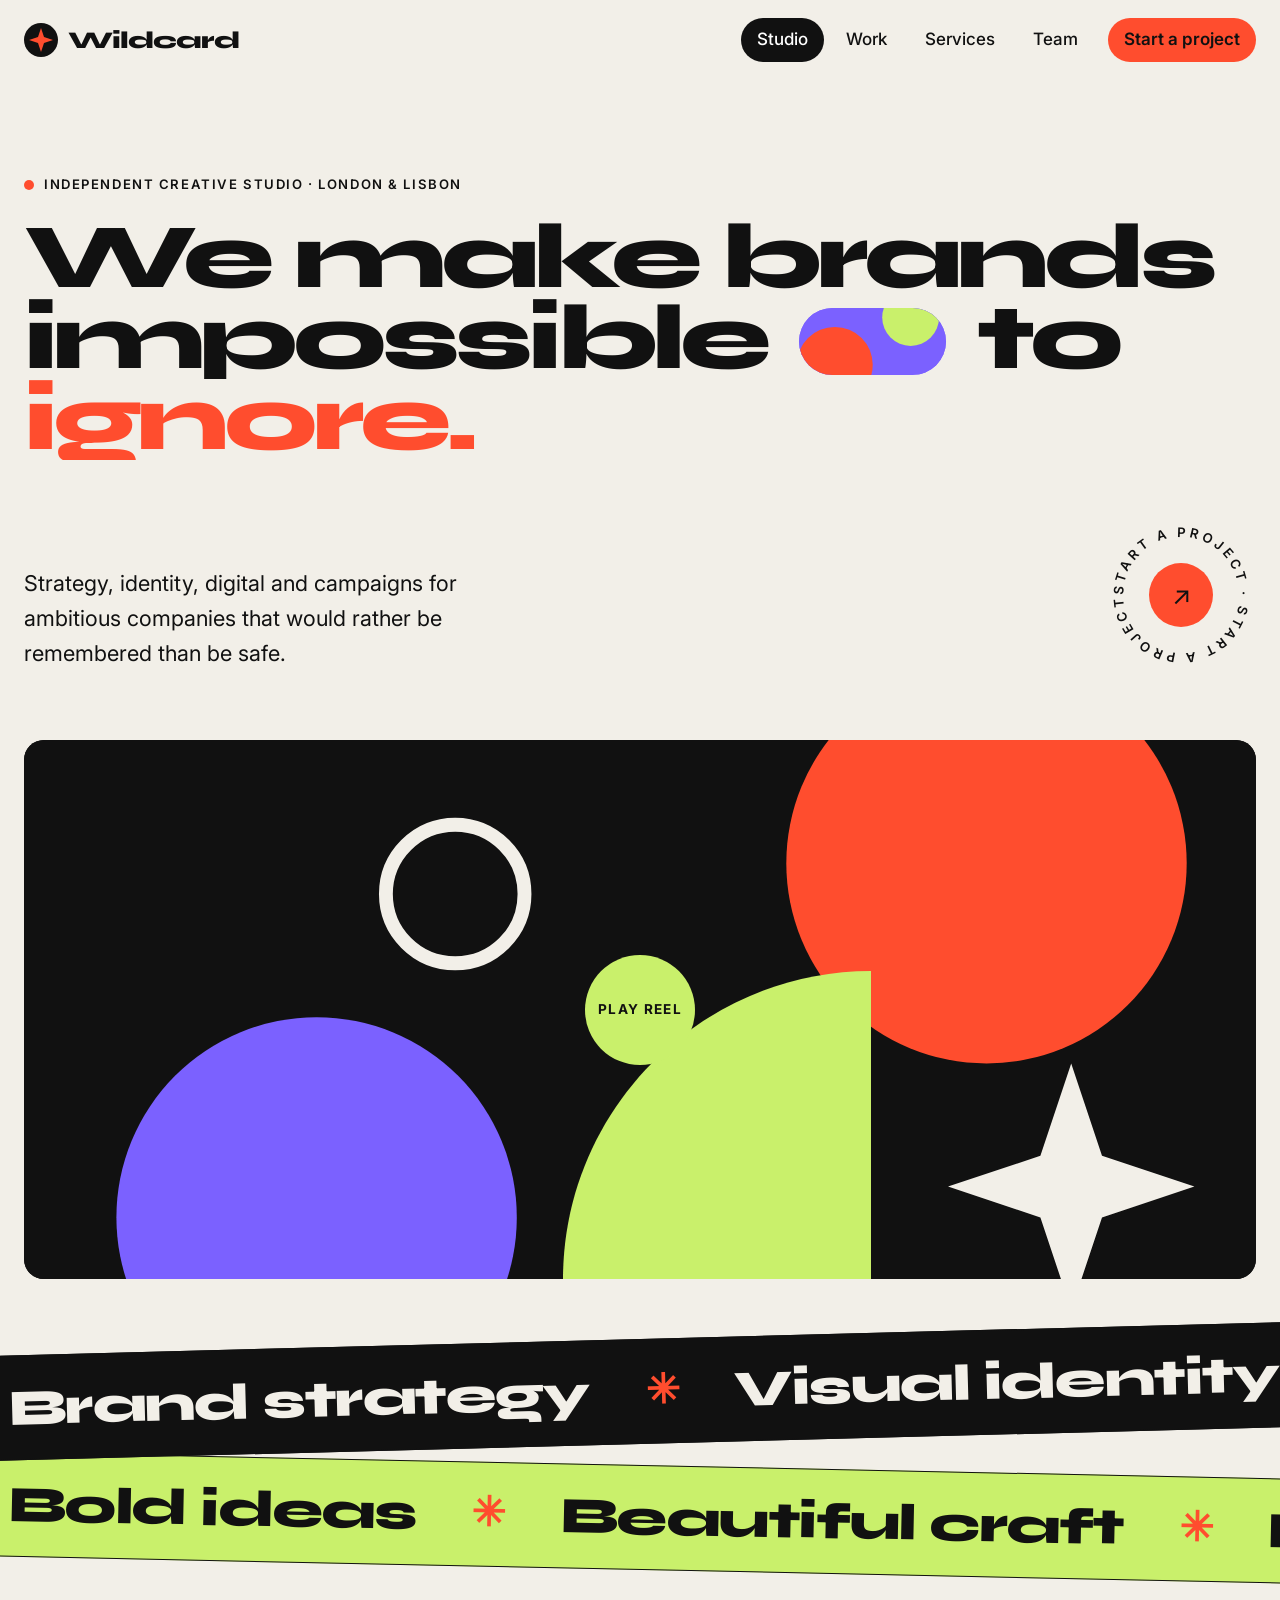
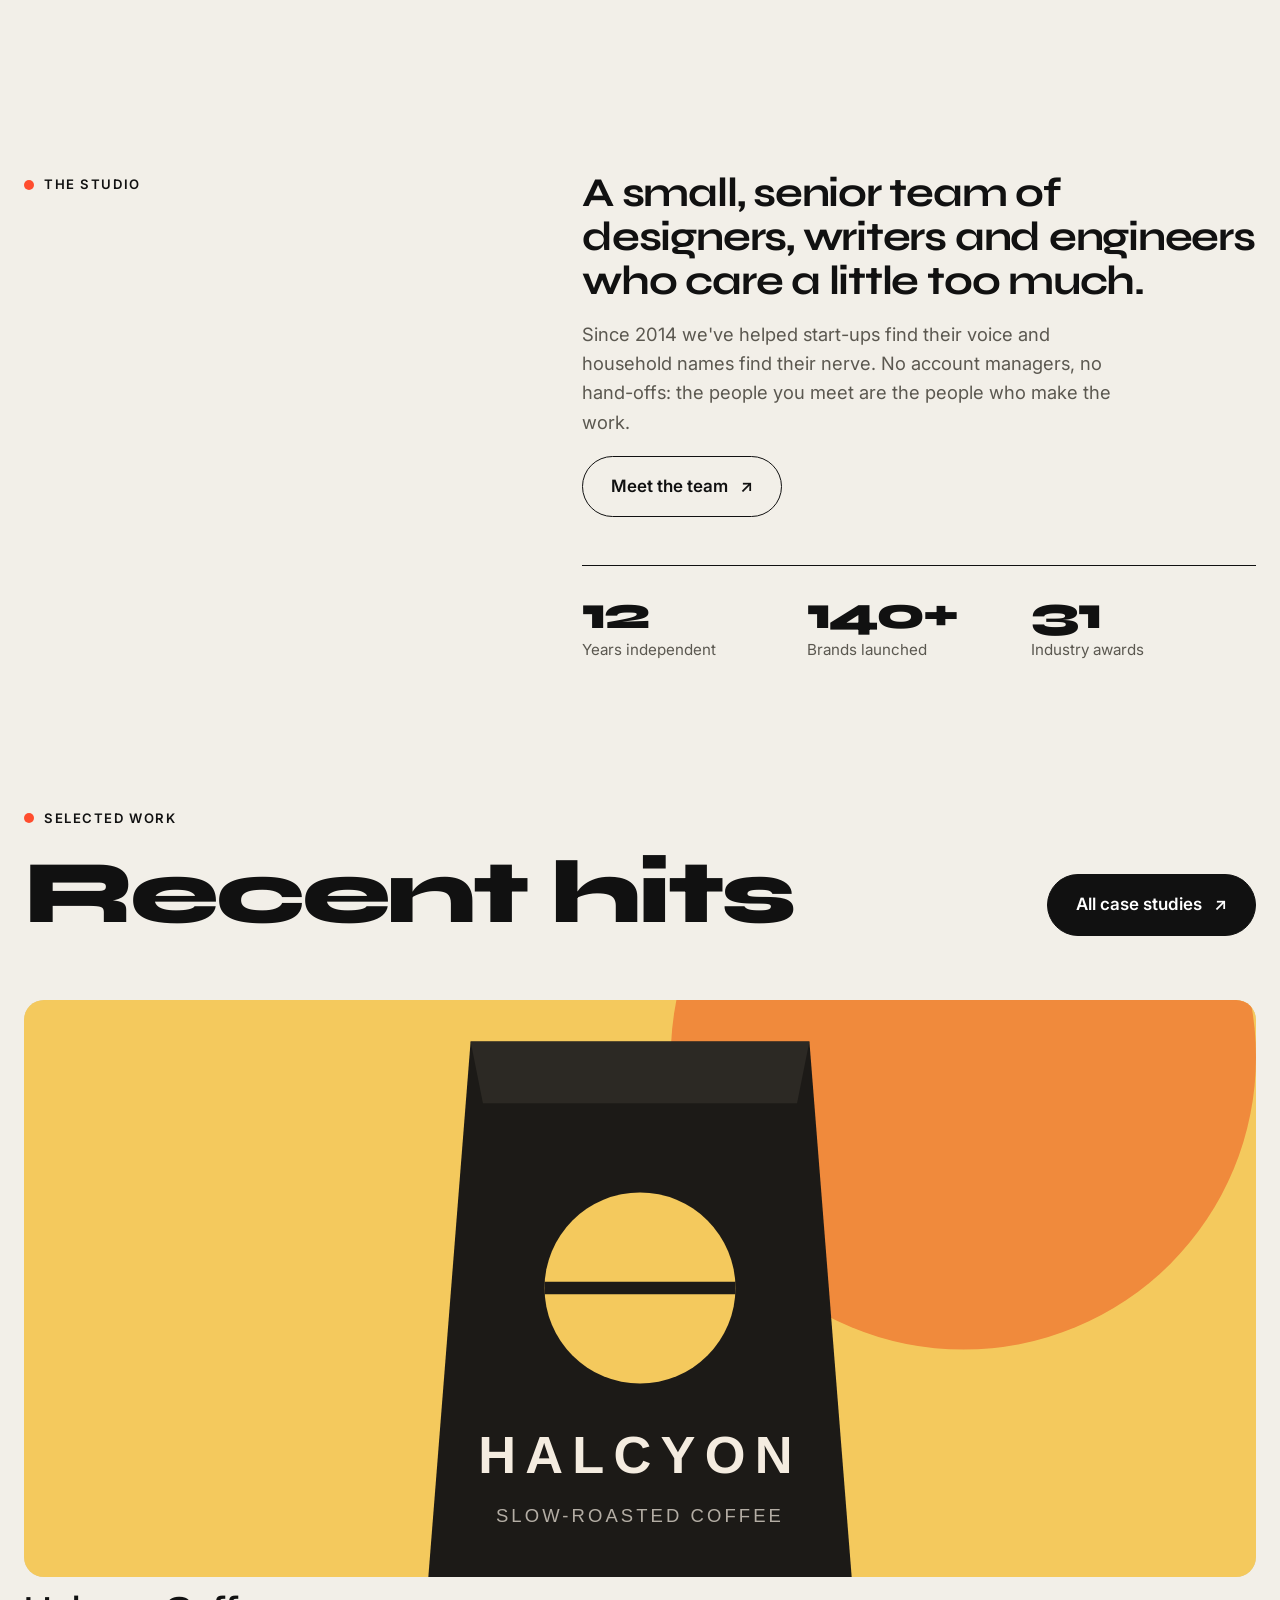
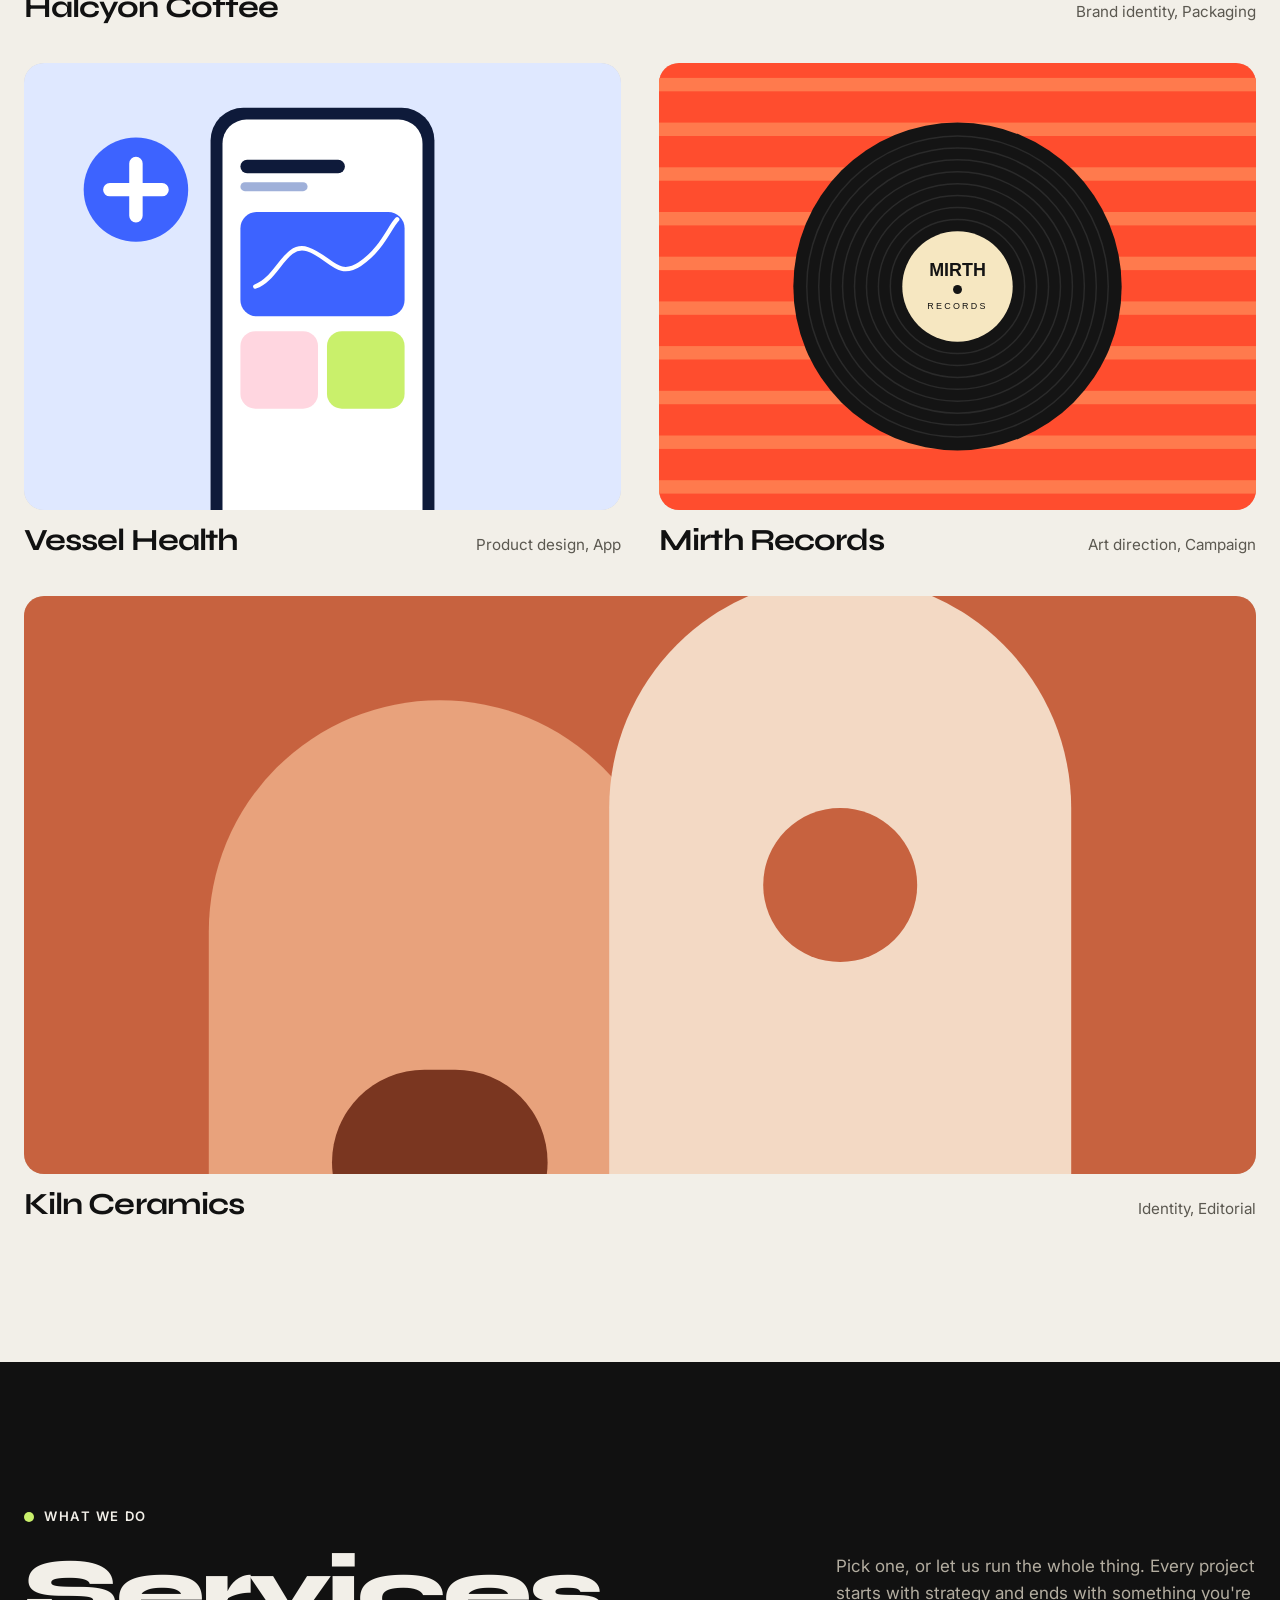
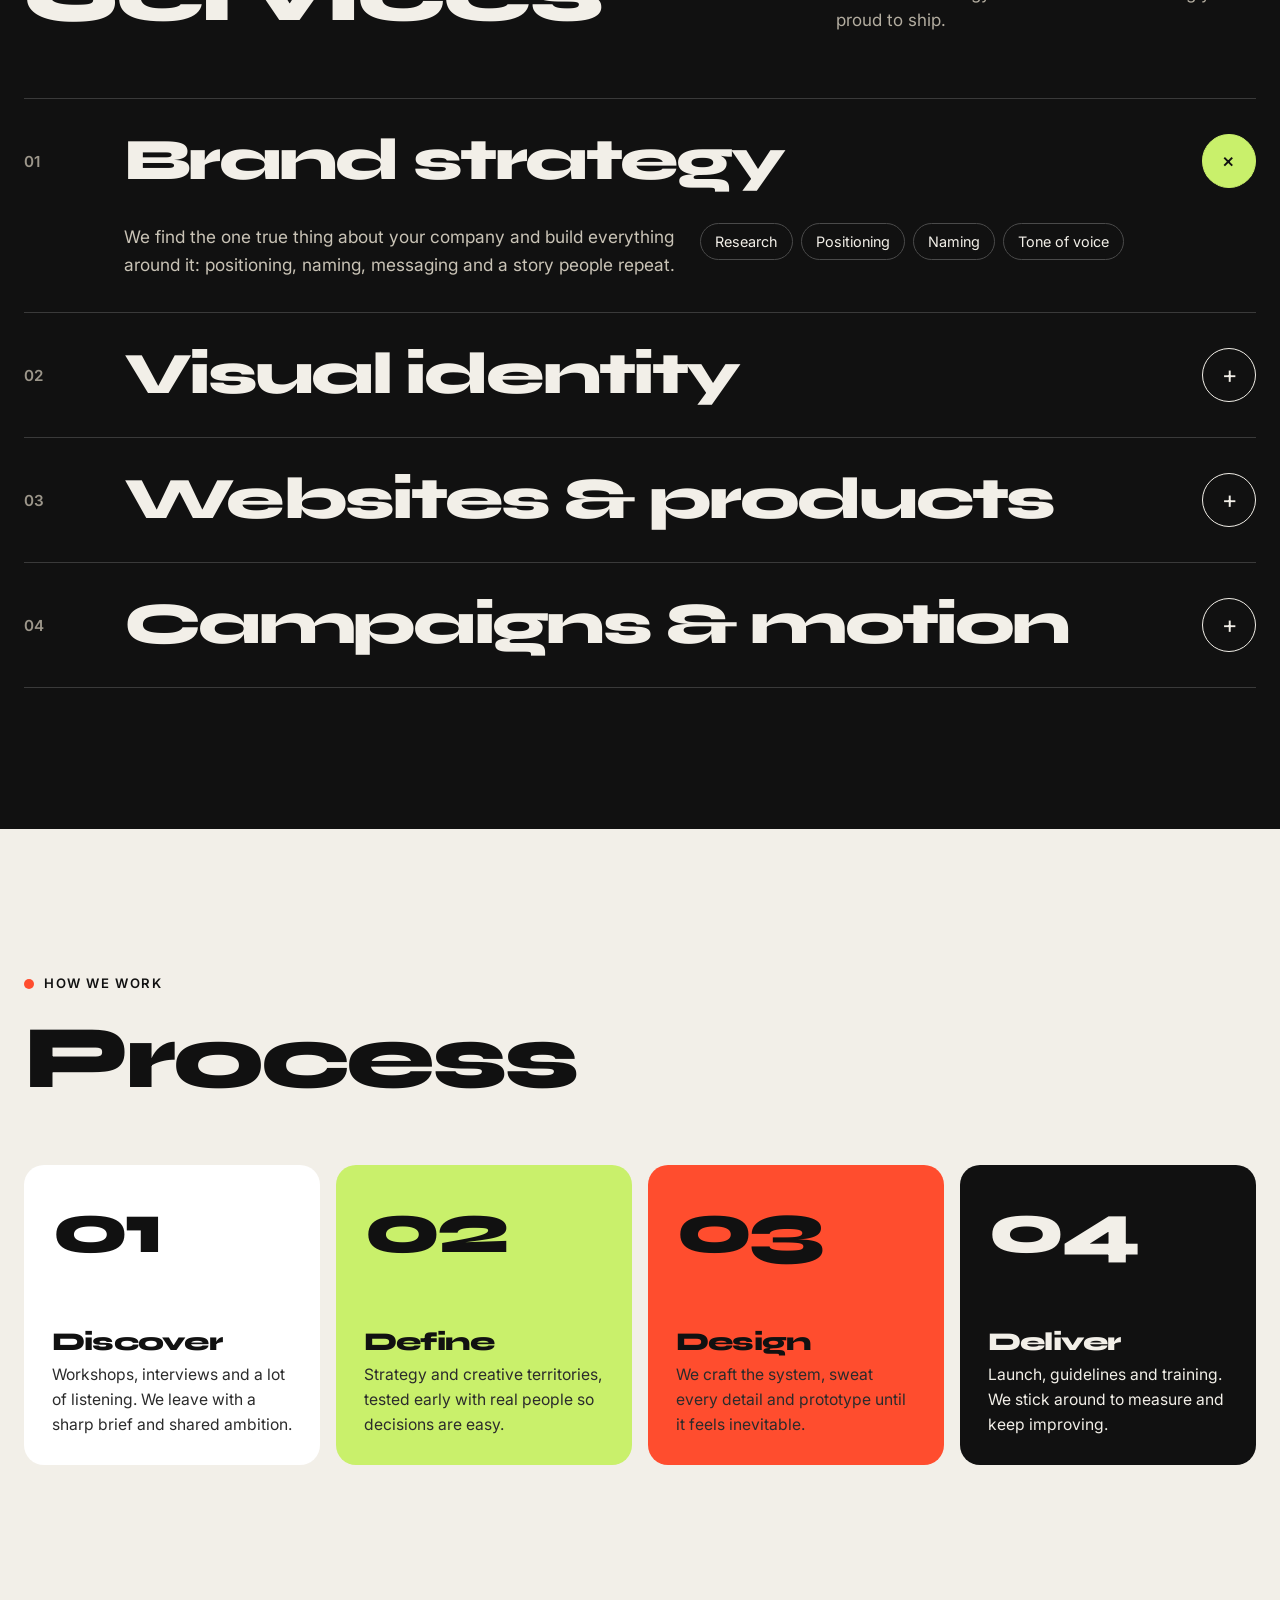
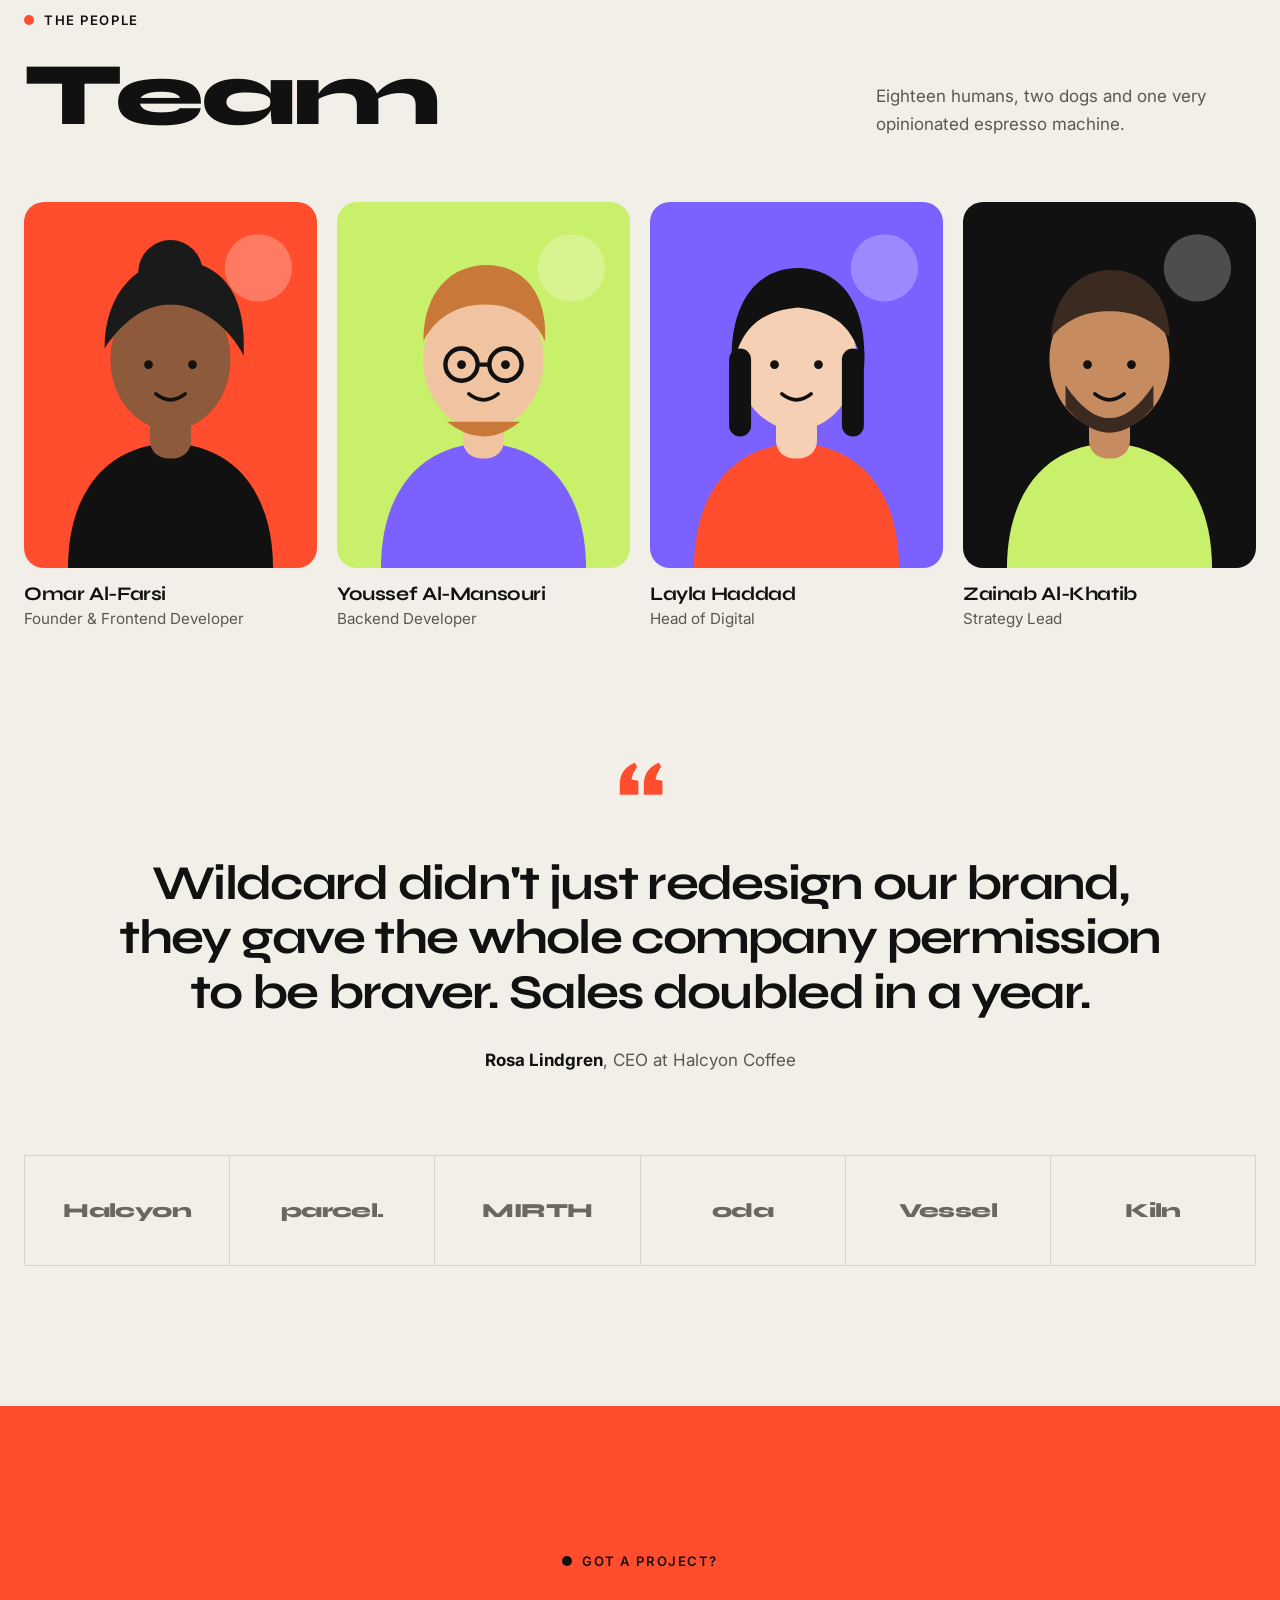
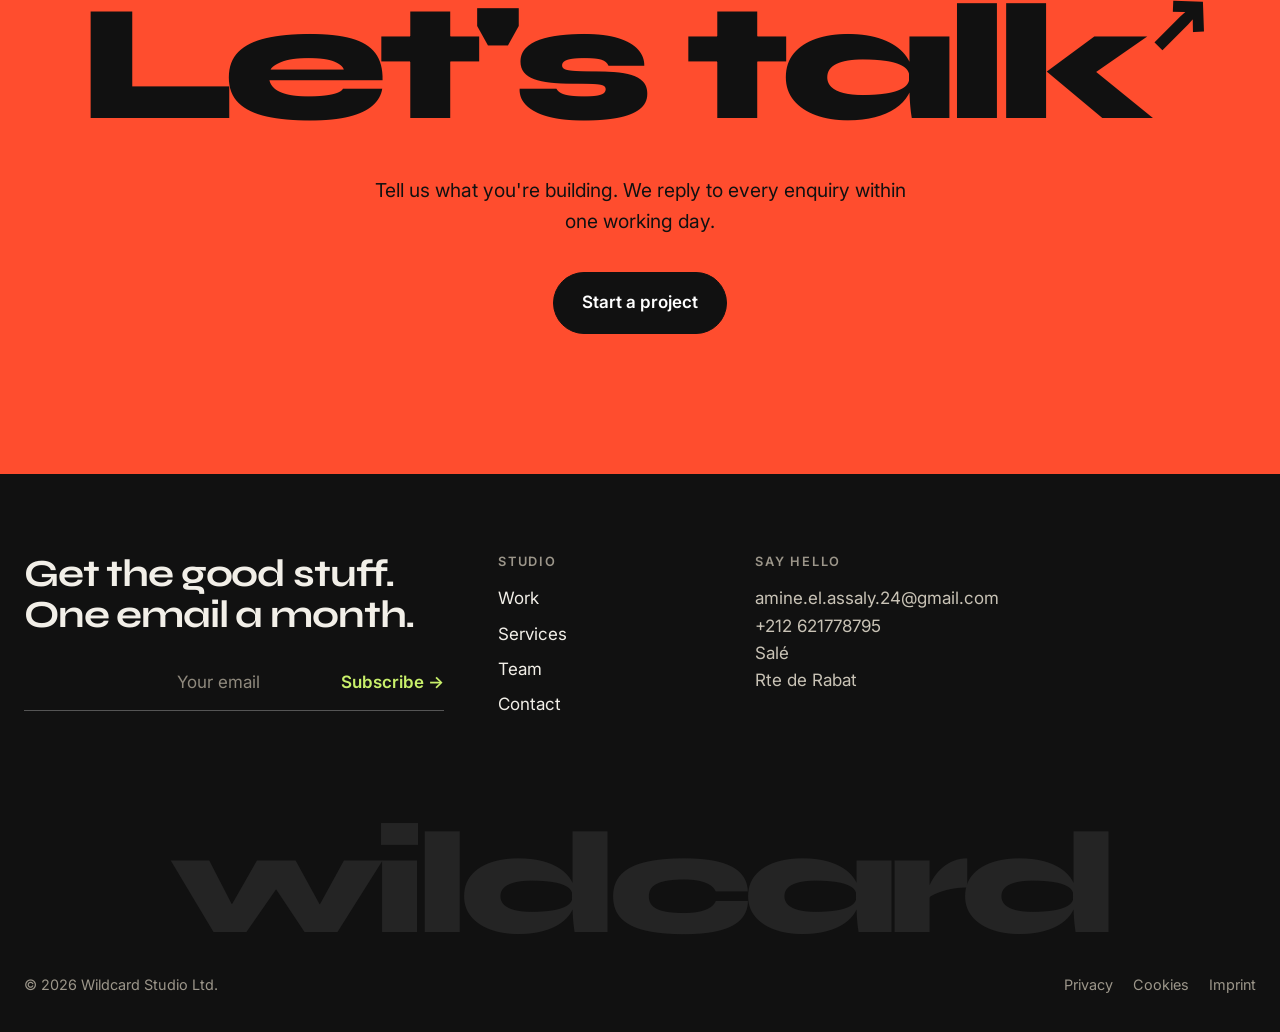
<file: agency/index.html>
<!doctype html>
<html lang="en" class="no-js">
<head>
  <meta charset="utf-8">
  <meta name="viewport" content="width=device-width, initial-scale=1">
  <title>Wildcard — Independent creative studio</title>
  <meta name="description" content="Wildcard is an independent creative studio building bold brands, digital products and campaigns for companies that refuse to blend in.">
  <meta property="og:title" content="Wildcard — Independent creative studio">
  <meta property="og:description" content="Wildcard is an independent creative studio building bold brands, digital products and campaigns for companies that refuse to blend in.">
  <meta property="og:type" content="website">
  <meta property="og:image" content="assets/img/og-image.svg">
  <meta name="theme-color" content="#111111">
  <link rel="icon" href="data:image/svg+xml,%3Csvg xmlns='http://www.w3.org/2000/svg' viewBox='0 0 34 34'%3E%3Ccircle cx='17' cy='17' r='17' fill='%23111'/%3E%3Cpath d='M17 5l3 9 9 3-9 3-3 9-3-9-9-3 9-3z' fill='%23ff4d2e'/%3E%3C/svg%3E">
  <link rel="preconnect" href="https://fonts.googleapis.com">
  <link rel="preconnect" href="https://fonts.gstatic.com" crossorigin>
  <link href="https://fonts.googleapis.com/css2?family=Inter:wght@400;500;600;700&family=Syne:wght@600;700;800&display=swap" rel="stylesheet">
  <link rel="stylesheet" href="assets/css/style.css">
  <script src="assets/js/main.js" defer></script>
</head>
<body>
  <a class="skip-link" href="#main">Skip to content</a>
  <header class="site-header">
    <nav class="container nav" aria-label="Primary">
      <a class="logo" href="index.html" aria-label="Wildcard home"><svg viewBox="0 0 34 34" aria-hidden="true"><circle cx="17" cy="17" r="17" style="fill:var(--ink)"/><path d="M17 5l3 9 9 3-9 3-3 9-3-9-9-3 9-3z" style="fill:var(--brand)"/></svg><span data-zt="brandName">Wildcard</span></a>
      <button class="menu-toggle" type="button" aria-expanded="false" aria-controls="nav-links"><i aria-hidden="true"></i><span>Menu</span></button>
      <ul class="nav-links" id="nav-links">
        <li><a href="index.html" aria-current="page">Studio</a></li>
        <li><a href="work.html">Work</a></li>
        <li><a href="index.html#services">Services</a></li>
        <li><a href="index.html#team">Team</a></li>
        <li class="nav-cta"><a href="contact.html">Start a project</a></li>
      </ul>
    </nav>
  </header>

  <main id="main">
    <section class="hero container" aria-labelledby="hero-title">
      <span class="label">Independent creative studio · London &amp; Lisbon</span>
      <h1 id="hero-title" data-zt="heading"><span class="line"><span>We make brands</span></span><span class="line"><span>impossible <span class="pill-word" aria-hidden="true"><svg viewBox="0 0 160 70" preserveAspectRatio="xMidYMid slice"><rect width="160" height="70" fill="#7b61ff"/><circle cx="40" cy="60" r="40" fill="#ff4d2e"/><circle cx="120" cy="10" r="30" fill="#c9f06b"/></svg></span> to</span></span><span class="line"><span><em>ignore.</em></span></span></h1>
      <div class="hero-foot">
        <p>Strategy, identity, digital and campaigns for ambitious companies that would rather be remembered than be safe.</p>
        <a class="badge" href="contact.html" aria-label="Start a project with us">
          <svg class="ring" viewBox="0 0 150 150" aria-hidden="true"><defs><path id="circ" d="M75 75m-58 0a58 58 0 1 1 116 0a58 58 0 1 1-116 0"/></defs><text font-size="13.2" font-weight="600" letter-spacing="3.2" fill="currentColor"><textPath href="#circ">START A PROJECT · START A PROJECT · </textPath></text></svg>
          <span class="dot" aria-hidden="true">&nearr;</span>
        </a>
      </div>
    </section>

    <section class="container" aria-label="Showreel">
      <div class="reel reveal"><svg class="art" viewBox="0 0 1600 700" preserveAspectRatio="xMidYMid slice" aria-hidden="true"><rect width="1600" height="700" fill="#111"/><circle cx="1250" cy="160" r="260" fill="#ff4d2e"/><rect x="120" y="360" width="520" height="520" rx="260" fill="#7b61ff"/><path d="M700 700c0-220 180-400 400-400v400z" fill="#c9f06b"/><circle cx="560" cy="200" r="90" fill="none" stroke="#f2efe8" stroke-width="18"/><path transform="translate(460 300)" d="M900 120l40 120 120 40-120 40-40 120-40-120-120-40 120-40z" fill="#f2efe8"/></svg><button class="play" type="button" aria-label="Play showreel (demo)">Play reel</button></div>
    </section>

    <div class="marquee " aria-hidden="true"><div class="marquee-track"><span>Brand strategy</span><span>Visual identity</span><span>Websites</span><span>Product design</span><span>Campaigns</span><span>Motion</span><span>Brand strategy</span><span>Visual identity</span><span>Websites</span><span>Product design</span><span>Campaigns</span><span>Motion</span></div></div>
    <div class="marquee lime" aria-hidden="true"><div class="marquee-track"><span>Bold ideas</span><span>Beautiful craft</span><span>Measurable results</span><span>Zero beige</span><span>Bold ideas</span><span>Beautiful craft</span><span>Measurable results</span><span>Zero beige</span></div></div>

    <section class="section container" aria-labelledby="intro-title">
      <div class="intro">
        <div><span class="label">The studio</span></div>
        <div class="reveal">
          <h2 id="intro-title">A small, senior team of designers, writers and engineers who care a little too much.</h2>
          <p>Since 2014 we've helped start-ups find their voice and household names find their nerve. No account managers, no hand-offs: the people you meet are the people who make the work.</p>
          <a class="btn btn-line" href="#team">Meet the team <span class="arrow">&nearr;</span></a>
          <div class="stats">
            <div><strong>12</strong><span>Years independent</span></div>
            <div><strong>140+</strong><span>Brands launched</span></div>
            <div><strong>31</strong><span>Industry awards</span></div>
          </div>
        </div>
      </div>
    </section>

    <section class="section container" style="padding-top:0" aria-labelledby="work-title">
      <div class="section-top">
        <div><span class="label">Selected work</span><h2 id="work-title" class="big">Recent hits</h2></div>
        <a class="btn btn-dark" href="work.html">All case studies <span class="arrow">&nearr;</span></a>
      </div>
      <div class="work-grid feature">
        <a class="case reveal" target="_blank" rel="noopener noreferrer" href="https://halcyon.coffee/" data-cat="branding"><div class="case-media"><img src="assets/img/work-halcyon.svg" alt="Halcyon Coffee project artwork" loading="lazy" width="800" height="600"><span class="view">View case <span class="arrow">&nearr;</span></span></div><div class="case-info"><h3>Halcyon Coffee</h3><span>Brand identity, Packaging</span></div></a><a class="case reveal" target="_blank" rel="noopener noreferrer" href="https://vesselhealth.com/" data-cat="digital"><div class="case-media"><img src="assets/img/work-vessel.svg" alt="Vessel Health project artwork" loading="lazy" width="800" height="600"><span class="view">View case <span class="arrow">&nearr;</span></span></div><div class="case-info"><h3>Vessel Health</h3><span>Product design, App</span></div></a><a class="case reveal" href="work.html" data-cat="campaign"><div class="case-media"><img src="assets/img/work-mirth.svg" alt="Mirth Records project artwork" loading="lazy" width="800" height="600"><span class="view">View case <span class="arrow">&nearr;</span></span></div><div class="case-info"><h3>Mirth Records</h3><span>Art direction, Campaign</span></div></a><a class="case reveal" target="_blank" rel="noopener noreferrer" href="https://kilndk.wordpress.com/" data-cat="branding"><div class="case-media"><img src="assets/img/work-kiln.svg" alt="Kiln Ceramics project artwork" loading="lazy" width="800" height="600"><span class="view">View case <span class="arrow">&nearr;</span></span></div><div class="case-info"><h3>Kiln Ceramics</h3><span>Identity, Editorial</span></div></a>
      </div>
    </section>

    <section class="section dark" id="services" aria-labelledby="services-title">
      <div class="container">
        <div class="section-top">
          <div><span class="label">What we do</span><h2 id="services-title" class="big">Services</h2></div>
          <p class="muted" style="max-width:420px;margin:0">Pick one, or let us run the whole thing. Every project starts with strategy and ends with something you're proud to ship.</p>
        </div>
        <div class="services">
          <details class="service" open><summary><span class="num">01</span><h3>Brand strategy</h3><span class="plus" aria-hidden="true">+</span></summary>
            <div class="service-body"><p>We find the one true thing about your company and build everything around it: positioning, naming, messaging and a story people repeat.</p><ul><li>Research</li><li>Positioning</li><li>Naming</li><li>Tone of voice</li></ul></div></details>
          <details class="service"><summary><span class="num">02</span><h3>Visual identity</h3><span class="plus" aria-hidden="true">+</span></summary>
            <div class="service-body"><p>Logos are the start, not the end. We design flexible identity systems that look as good on a billboard as on a favicon.</p><ul><li>Logo &amp; type</li><li>Colour</li><li>Guidelines</li><li>Packaging</li></ul></div></details>
          <details class="service"><summary><span class="num">03</span><h3>Websites &amp; products</h3><span class="plus" aria-hidden="true">+</span></summary>
            <div class="service-body"><p>Fast, accessible, genuinely delightful websites and apps, designed and built in-house by people who talk to each other.</p><ul><li>UX/UI</li><li>Web development</li><li>Design systems</li><li>E-commerce</li></ul></div></details>
          <details class="service"><summary><span class="num">04</span><h3>Campaigns &amp; motion</h3><span class="plus" aria-hidden="true">+</span></summary>
            <div class="service-body"><p>Launches that get talked about. Concept, art direction, animation and social content that earns attention instead of buying it.</p><ul><li>Concept</li><li>Art direction</li><li>Motion</li><li>Social</li></ul></div></details>
        </div>
      </div>
    </section>

    <section class="section container" aria-labelledby="process-title">
      <div class="section-top"><div><span class="label">How we work</span><h2 id="process-title" class="big">Process</h2></div></div>
      <ol class="process">
        <li class="reveal"><span class="step">01</span><h3>Discover</h3><p>Workshops, interviews and a lot of listening. We leave with a sharp brief and shared ambition.</p></li>
        <li class="reveal"><span class="step">02</span><h3>Define</h3><p>Strategy and creative territories, tested early with real people so decisions are easy.</p></li>
        <li class="reveal"><span class="step">03</span><h3>Design</h3><p>We craft the system, sweat every detail and prototype until it feels inevitable.</p></li>
        <li class="reveal"><span class="step">04</span><h3>Deliver</h3><p>Launch, guidelines and training. We stick around to measure and keep improving.</p></li>
      </ol>
    </section>

    <section class="section container" id="team" style="padding-top:0" aria-labelledby="team-title">
      <div class="section-top">
        <div><span class="label">The people</span><h2 id="team-title" class="big">Team</h2></div>
        <p style="max-width:380px;margin:0;color:var(--muted)">Eighteen humans, two dogs and one very opinionated espresso machine.</p>
      </div>
      <div class="team">
        <div class="member reveal"><figure><div class="portrait"><svg viewBox="0 0 400 500" aria-hidden="true"><rect width="400" height="500" fill="#ff4d2e"/><circle cx="320" cy="90" r="46" fill="#fff" opacity=".25"/><path d="M60 500c0-110 60-170 140-170s140 60 140 170z" fill="#111"/><rect x="172" y="270" width="56" height="80" rx="24" fill="#8d5a3b"/><ellipse cx="200" cy="215" rx="82" ry="96" fill="#8d5a3b"/><path d="M110 200c0-80 50-120 95-120 60 0 100 40 95 130-20-40-60-70-100-70-40 0-70 30-90 60z" fill="#1a1a1a"/><circle cx="200" cy="96" r="44" fill="#1a1a1a"/><circle cx="170" cy="222" r="6" fill="#111"/><circle cx="230" cy="222" r="6" fill="#111"/><path d="M180 262q20 16 40 0" stroke="#111" stroke-width="5" fill="none" stroke-linecap="round"/></svg></div><figcaption><b>Omar Al-Farsi</b><span>Founder &amp; Frontend Developer</span></figcaption></figure></div><div class="member reveal"><figure><div class="portrait"><svg viewBox="0 0 400 500" aria-hidden="true"><rect width="400" height="500" fill="#c9f06b"/><circle cx="320" cy="90" r="46" fill="#fff" opacity=".25"/><path d="M60 500c0-110 60-170 140-170s140 60 140 170z" fill="#7b61ff"/><rect x="172" y="270" width="56" height="80" rx="24" fill="#f0c4a0"/><ellipse cx="200" cy="215" rx="82" ry="96" fill="#f0c4a0"/><path d="M118 190c0-70 40-104 86-104s84 34 80 104c-12-28-40-50-82-50s-70 22-84 50z" fill="#c8793a"/><circle cx="170" cy="222" r="6" fill="#111"/><circle cx="230" cy="222" r="6" fill="#111"/><path d="M180 262q20 16 40 0" stroke="#111" stroke-width="5" fill="none" stroke-linecap="round"/><g fill="none" stroke="#111" stroke-width="6"><circle cx="170" cy="222" r="22"/><circle cx="230" cy="222" r="22"/><path d="M192 222h16"/></g><path d="M150 300q50 40 100 0" fill="#c8793a"/></svg></div><figcaption><b>Youssef Al-Mansouri</b><span>Backend Developer</span></figcaption></figure></div><div class="member reveal"><figure><div class="portrait"><svg viewBox="0 0 400 500" aria-hidden="true"><rect width="400" height="500" fill="#7b61ff"/><circle cx="320" cy="90" r="46" fill="#fff" opacity=".25"/><path d="M60 500c0-110 60-170 140-170s140 60 140 170z" fill="#ff4d2e"/><rect x="172" y="270" width="56" height="80" rx="24" fill="#f5d0b5"/><ellipse cx="200" cy="215" rx="82" ry="96" fill="#f5d0b5"/><path d="M112 230c-6-100 40-140 90-140s98 40 90 140c-10-50-30-80-90-86-60 6-80 36-90 86z" fill="#111"/><rect x="108" y="200" width="30" height="120" rx="15" fill="#111"/><rect x="262" y="200" width="30" height="120" rx="15" fill="#111"/><circle cx="170" cy="222" r="6" fill="#111"/><circle cx="230" cy="222" r="6" fill="#111"/><path d="M180 262q20 16 40 0" stroke="#111" stroke-width="5" fill="none" stroke-linecap="round"/></svg></div><figcaption><b>Layla Haddad</b><span>Head of Digital</span></figcaption></figure></div><div class="member reveal"><figure><div class="portrait"><svg viewBox="0 0 400 500" aria-hidden="true"><rect width="400" height="500" fill="#111111"/><circle cx="320" cy="90" r="46" fill="#fff" opacity=".25"/><path d="M60 500c0-110 60-170 140-170s140 60 140 170z" fill="#c9f06b"/><rect x="172" y="270" width="56" height="80" rx="24" fill="#c68b5f"/><ellipse cx="200" cy="215" rx="82" ry="96" fill="#c68b5f"/><path d="M120 185c4-60 40-92 82-92s80 30 80 92c-24-26-50-36-82-36s-58 10-80 36z" fill="#3b2a20"/><circle cx="170" cy="222" r="6" fill="#111"/><circle cx="230" cy="222" r="6" fill="#111"/><path d="M180 262q20 16 40 0" stroke="#111" stroke-width="5" fill="none" stroke-linecap="round"/><path d="M140 250q60 90 120 0v30q-60 70-120 0z" fill="#3b2a20"/></svg></div><figcaption><b>Zainab Al-Khatib</b><span>Strategy Lead</span></figcaption></figure></div>
      </div>
    </section>

    <section class="section container" style="padding-top:0" aria-label="Client testimonial">
      <figure class="quote-block reveal">
        <blockquote>Wildcard didn't just redesign our brand, they gave the whole company permission to be braver. Sales doubled in a year.</blockquote>
        <figcaption><b>Rosa Lindgren</b>, CEO at Halcyon Coffee</figcaption>
      </figure>
      <div class="clients" aria-label="Some of our clients">
        <div>Halcyon</div><div>parcel.</div><div>MIRTH</div><div>oda</div><div>Vessel</div><div>Kiln</div>
      </div>
    </section>

    <section class="section cta" aria-labelledby="cta-title">
      <div class="container">
        <span class="label">Got a project?</span>
        <h2 id="cta-title"><a href="contact.html">Let's talk</a></h2>
        <p>Tell us what you're building. We reply to every enquiry within one working day.</p>
        <a class="btn btn-dark" href="contact.html">Start a project</a>
      </div>
    </section>
  </main>
  <footer class="site-footer">
    <div class="container">
      <div class="footer-grid">
        <div>
          <h2>Get the good stuff.<br>One email a month.</h2>
          <form class="newsletter" action="https://formspree.io/f/mwllpdva" method="POST">
            <label class="visually-hidden" for="nl-email">Email address</label>
            <input type="hidden" name="_subject" value="Newsletter subscription — Wildcard">
            <input type="hidden" name="form_type" value="newsletter">
            <input class="honeypot" type="text" name="_gotcha" tabindex="-1" autocomplete="off" aria-hidden="true">
            <input id="nl-email" type="email" name="email" placeholder="Your email" autocomplete="email" required>
            <button type="submit">Subscribe &rarr;</button>
          </form>
          <p class="form-msg" role="status" aria-live="polite"></p>
        </div>
        <div>
          <h3>Studio</h3>
          <ul><li><a href="work.html">Work</a></li><li><a href="index.html#services">Services</a></li><li><a href="index.html#team">Team</a></li><li><a href="contact.html">Contact</a></li></ul>
        </div>
        <!-- <div>
          <h3>Follow</h3>
          <ul><li><a href="#main">Instagram</a></li><li><a href="#main">LinkedIn</a></li><li><a href="#main">Behance</a></li><li><a href="#main">Dribbble</a></li></ul>
        </div> -->
        <div>
          <h3>Say hello</h3>
          <address>amine.el.assaly.24@gmail.com<br> +212 621778795 <br> Salé <br> Rte de Rabat</address>
        </div>
      </div>
      <div class="footer-word" aria-hidden="true">wildcard</div>
      <div class="footer-bottom">
        <span>&copy; <span data-year>2026</span> <span data-zt="brandName">Wildcard</span> Studio Ltd.</span>
        <nav aria-label="Legal"><a href="#main">Privacy</a><a href="#main">Cookies</a><a href="#main">Imprint</a></nav>
      </div>
    </div>
  </footer>
</body>
</html>
</file>
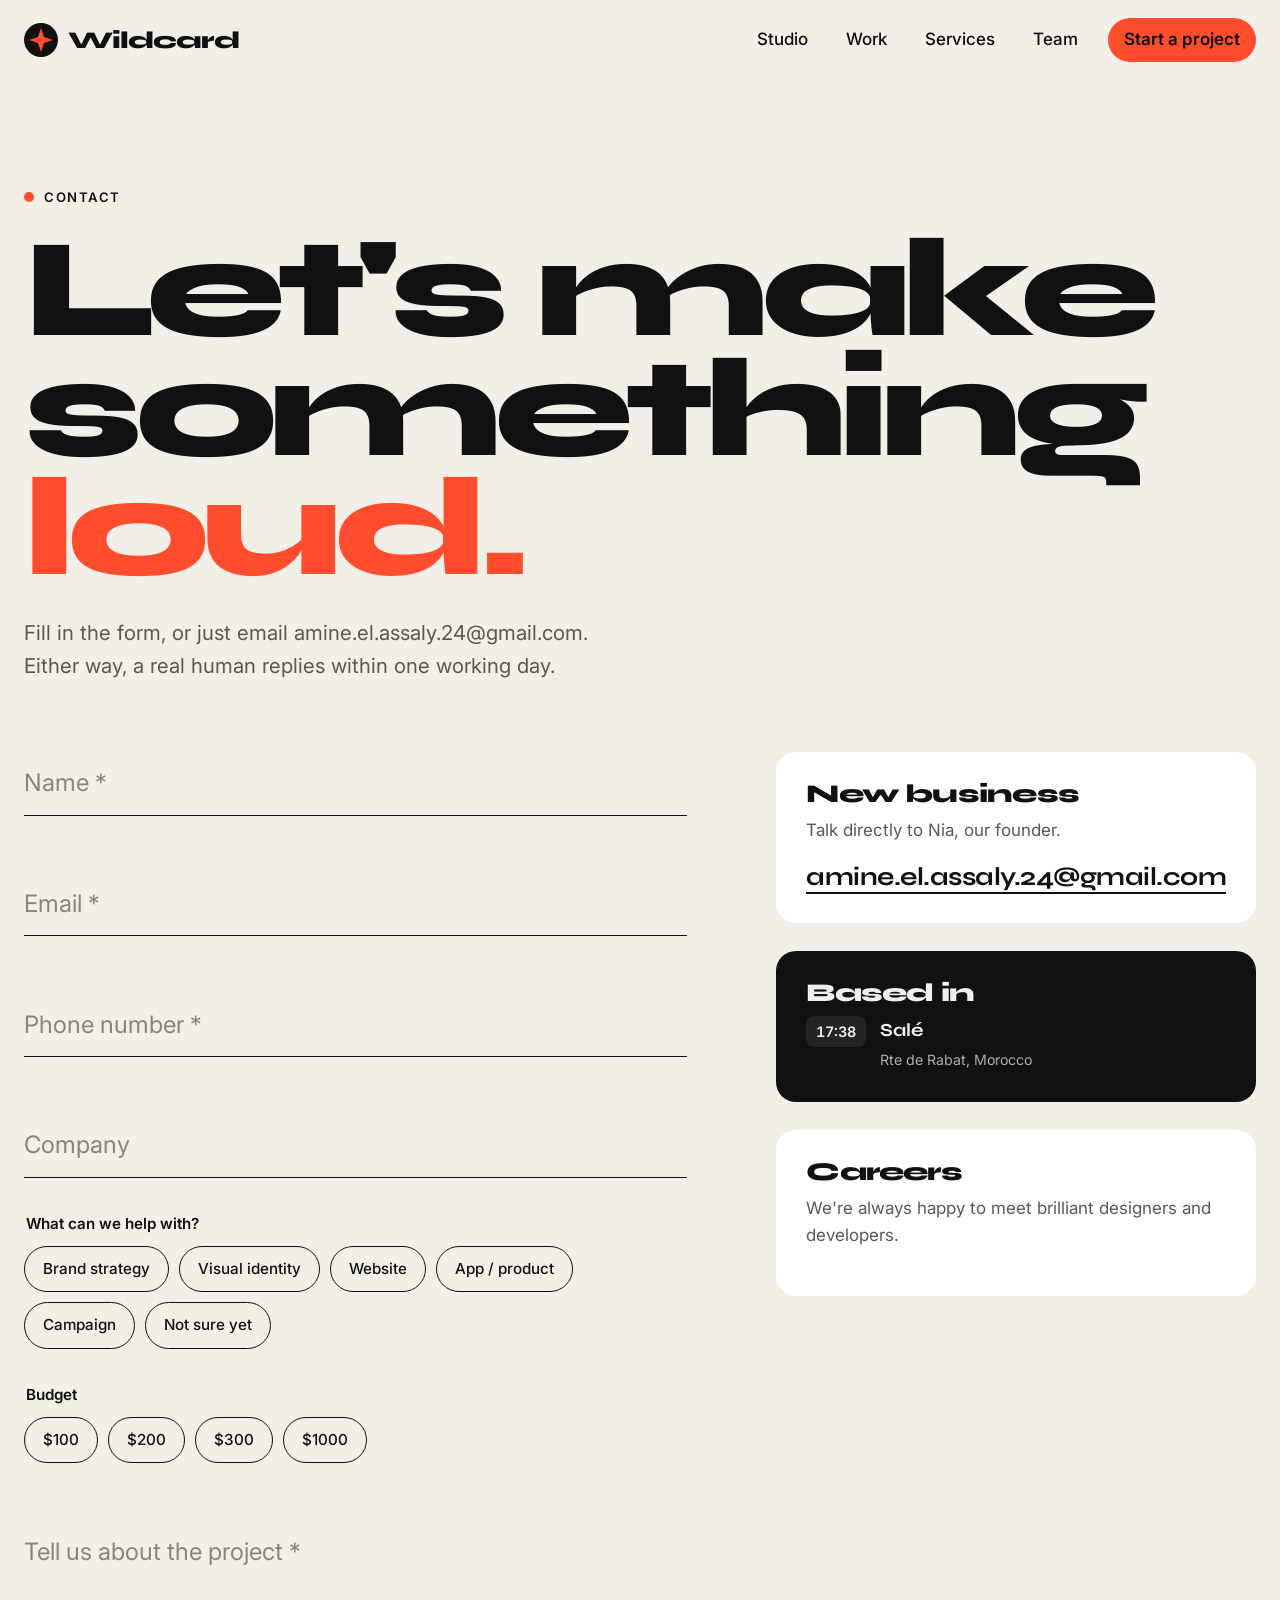
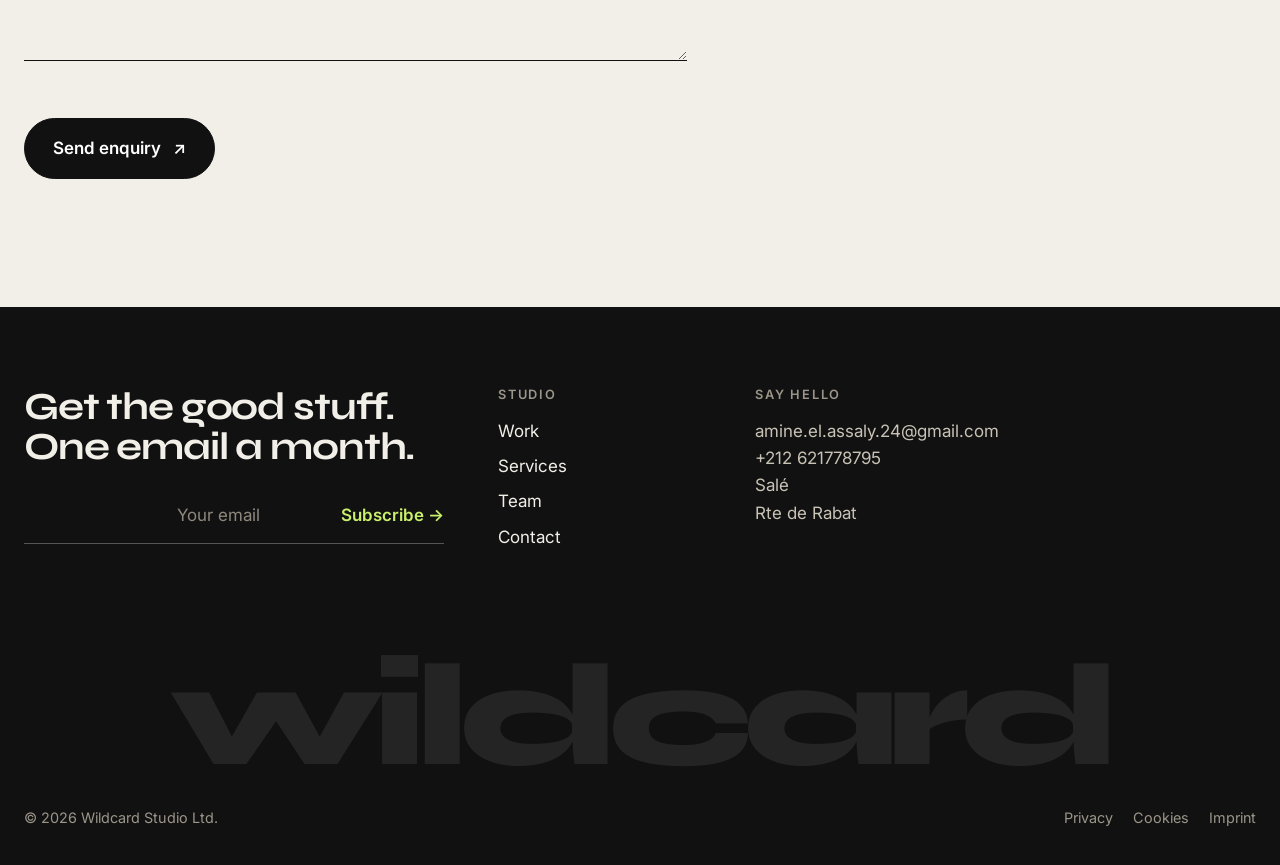
<file: agency/contact.html>
<!doctype html>
<html lang="en" class="no-js">
<head>
  <meta charset="utf-8">
  <meta name="viewport" content="width=device-width, initial-scale=1">
  <title>Contact — Wildcard creative studio</title>
  <meta name="description" content="Start a project with Wildcard. Tell us about your brand, website or campaign and we'll reply within one working day. Based in Salé, Morocco.">
  <meta property="og:title" content="Contact — Wildcard creative studio">
  <meta property="og:description" content="Start a project with Wildcard. Tell us about your brand, website or campaign and we'll reply within one working day. Based in Salé, Morocco.">
  <meta property="og:type" content="website">
  <meta property="og:image" content="assets/img/og-image.svg">
  <meta name="theme-color" content="#111111">
  <link rel="icon" href="data:image/svg+xml,%3Csvg xmlns='http://www.w3.org/2000/svg' viewBox='0 0 34 34'%3E%3Ccircle cx='17' cy='17' r='17' fill='%23111'/%3E%3Cpath d='M17 5l3 9 9 3-9 3-3 9-3-9-9-3 9-3z' fill='%23ff4d2e'/%3E%3C/svg%3E">
  <link rel="preconnect" href="https://fonts.googleapis.com">
  <link rel="preconnect" href="https://fonts.gstatic.com" crossorigin>
  <link href="https://fonts.googleapis.com/css2?family=Inter:wght@400;500;600;700&family=Syne:wght@600;700;800&display=swap" rel="stylesheet">
  <link rel="stylesheet" href="assets/css/style.css">
  <script src="assets/js/main.js" defer></script>
</head>
<body>
  <a class="skip-link" href="#main">Skip to content</a>
  <header class="site-header">
    <nav class="container nav" aria-label="Primary">
      <a class="logo" href="index.html" aria-label="Wildcard home"><svg viewBox="0 0 34 34" aria-hidden="true"><circle cx="17" cy="17" r="17" style="fill:var(--ink)"/><path d="M17 5l3 9 9 3-9 3-3 9-3-9-9-3 9-3z" style="fill:var(--brand)"/></svg><span data-zt="brandName">Wildcard</span></a>
      <button class="menu-toggle" type="button" aria-expanded="false" aria-controls="nav-links"><i aria-hidden="true"></i><span>Menu</span></button>
      <ul class="nav-links" id="nav-links">
        <li><a href="index.html">Studio</a></li>
        <li><a href="work.html">Work</a></li>
        <li><a href="index.html#services">Services</a></li>
        <li><a href="index.html#team">Team</a></li>
        <li class="nav-cta"><a href="contact.html" aria-current="page">Start a project</a></li>
      </ul>
    </nav>
  </header>

  <main id="main">
    <section class="page-hero container" aria-labelledby="page-title">
      <span class="label">Contact</span>
      <h1 id="page-title" data-zt="heading">Let's make something <em style="font-style:normal;color:var(--brand)">loud.</em></h1>
      <p>Fill in the form, or just email <a href="mailto:amine.el.assaly.24@gmail.com">amine.el.assaly.24@gmail.com</a>. Either way, a real human replies within one working day.</p>
    </section>

    <section class="container" style="padding-bottom:clamp(80px,10vw,140px)" aria-label="Project enquiry">
      <div class="contact-grid">
                <form class="form" id="contact-form" action="https://formspree.io/f/mwllpdva" method="POST">
        <!--   <input type="hidden" name="_subject" value="New project enquiry — Wildcard">
          <input type="hidden" name="form_type" value="project_enquiry">
          <input class="honeypot" type="text" name="_gotcha" tabindex="-1" autocomplete="off" aria-hidden="true">-->
          <div class="field"><input id="c-name" name="name" autocomplete="name" placeholder="Name *" required><span class="error" aria-live="polite"></span></div>
          <div class="field"><input id="c-email" name="email" type="email" autocomplete="email" placeholder="Email *" required><span class="error" aria-live="polite"></span></div>
          <div class="field"><input id="c-phone" name="phone" type="tel" autocomplete="tel" placeholder="Phone number *" required><span class="error" aria-live="polite"></span></div>
          <div class="field"><input id="c-company" name="company" autocomplete="organization" placeholder="Company"></div>
          <fieldset class="field"><legend>What can we help with?</legend><div class="chips"><label><input type="checkbox" name="services" value="Brand strategy"><span>Brand strategy</span></label><label><input type="checkbox" name="services" value="Visual identity"><span>Visual identity</span></label><label><input type="checkbox" name="services" value="Website"><span>Website</span></label><label><input type="checkbox" name="services" value="App / product"><span>App / product</span></label><label><input type="checkbox" name="services" value="Campaign"><span>Campaign</span></label><label><input type="checkbox" name="services" value="Not sure yet"><span>Not sure yet</span></label></div></fieldset>
          <fieldset class="field"><legend>Budget</legend><div class="chips"><label><input type="radio" name="budget" value="$100" required><span>$100</span></label><label><input type="radio" name="budget" value="$200"><span>$200</span></label><label><input type="radio" name="budget" value="$300"><span>$300</span></label><label><input type="radio" name="budget" value="$1000"><span>$1000</span></label></div><span class="error" aria-live="polite"></span></fieldset>
          <div class="field"><textarea id="c-msg" name="message" placeholder="Tell us about the project *" required></textarea><span class="error" aria-live="polite"></span></div>
          <div><button class="btn btn-dark" type="submit">Send enquiry <span class="arrow">&nearr;</span></button></div>
          <p class="form-status" role="status" aria-live="polite"></p>
        </form>

        <aside class="contact-aside">
          <div class="aside-card">
            <h2>New business</h2>
            <p>Talk directly to Nia, our founder.</p>
            <a class="big-link" href="mailto:amine.el.assaly.24@gmail.com">amine.el.assaly.24@gmail.com</a>
          </div>
          <div class="aside-card dark">
            <h2>Based in</h2>
            <div class="offices">
              <div><time data-tz="Africa/Casablanca">09:00</time><b>Salé</b><small>Rte de Rabat, Morocco</small></div>
            </div>
          </div>
          <div class="aside-card">
            <h2>Careers</h2>
            <p>We're always happy to meet brilliant designers and developers.</p>
          </div>
        </aside>
      </div>
    </section>
  </main>
 <footer class="site-footer">
    <div class="container">
      <div class="footer-grid">
        <div>
          <h2>Get the good stuff.<br>One email a month.</h2>
          <form class="newsletter" action="https://formspree.io/f/mwllpdva" method="POST">
            <label class="visually-hidden" for="nl-email">Email address</label>
            <input type="hidden" name="_subject" value="Newsletter subscription — Wildcard">
            <input type="hidden" name="form_type" value="newsletter">
            <input class="honeypot" type="text" name="_gotcha" tabindex="-1" autocomplete="off" aria-hidden="true">
            <input id="nl-email" type="email" name="email" placeholder="Your email" autocomplete="email" required>
            <button type="submit">Subscribe &rarr;</button>
          </form>
          <p class="form-msg" role="status" aria-live="polite"></p>
        </div>
        <div>
          <h3>Studio</h3>
          <ul><li><a href="work.html">Work</a></li><li><a href="index.html#services">Services</a></li><li><a href="index.html#team">Team</a></li><li><a href="contact.html">Contact</a></li></ul>
        </div>
        <!-- <div>
          <h3>Follow</h3>
          <ul><li><a href="#main">Instagram</a></li><li><a href="#main">LinkedIn</a></li><li><a href="#main">Behance</a></li><li><a href="#main">Dribbble</a></li></ul>
        </div> -->
        <div>
          <h3>Say hello</h3>
          <address>amine.el.assaly.24@gmail.com<br> +212 621778795 <br> Salé <br> Rte de Rabat</address>
        </div>
      </div>
      <div class="footer-word" aria-hidden="true">wildcard</div>
      <div class="footer-bottom">
        <span>&copy; <span data-year>2026</span> <span data-zt="brandName">Wildcard</span> Studio Ltd.</span>
        <nav aria-label="Legal"><a href="#main">Privacy</a><a href="#main">Cookies</a><a href="#main">Imprint</a></nav>
      </div>
    </div>
  </footer>
</body>
</html>
</file>
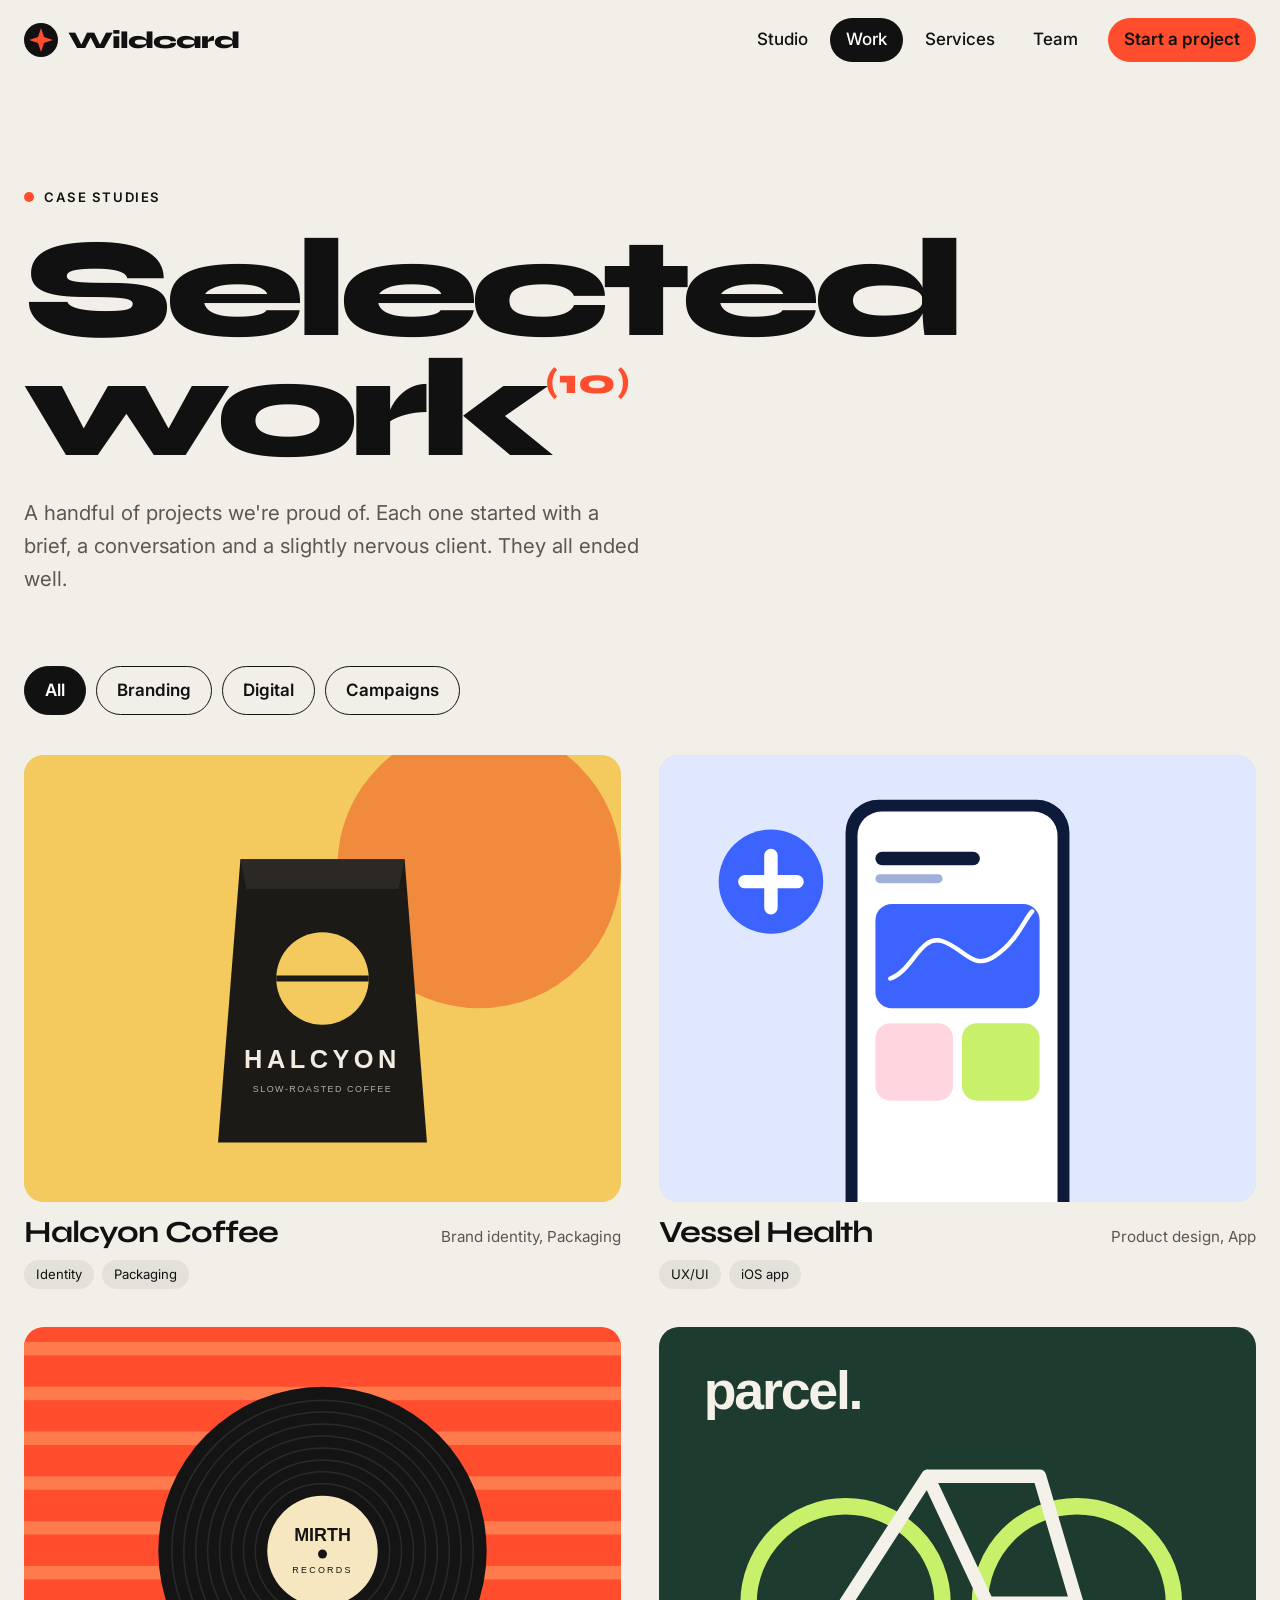
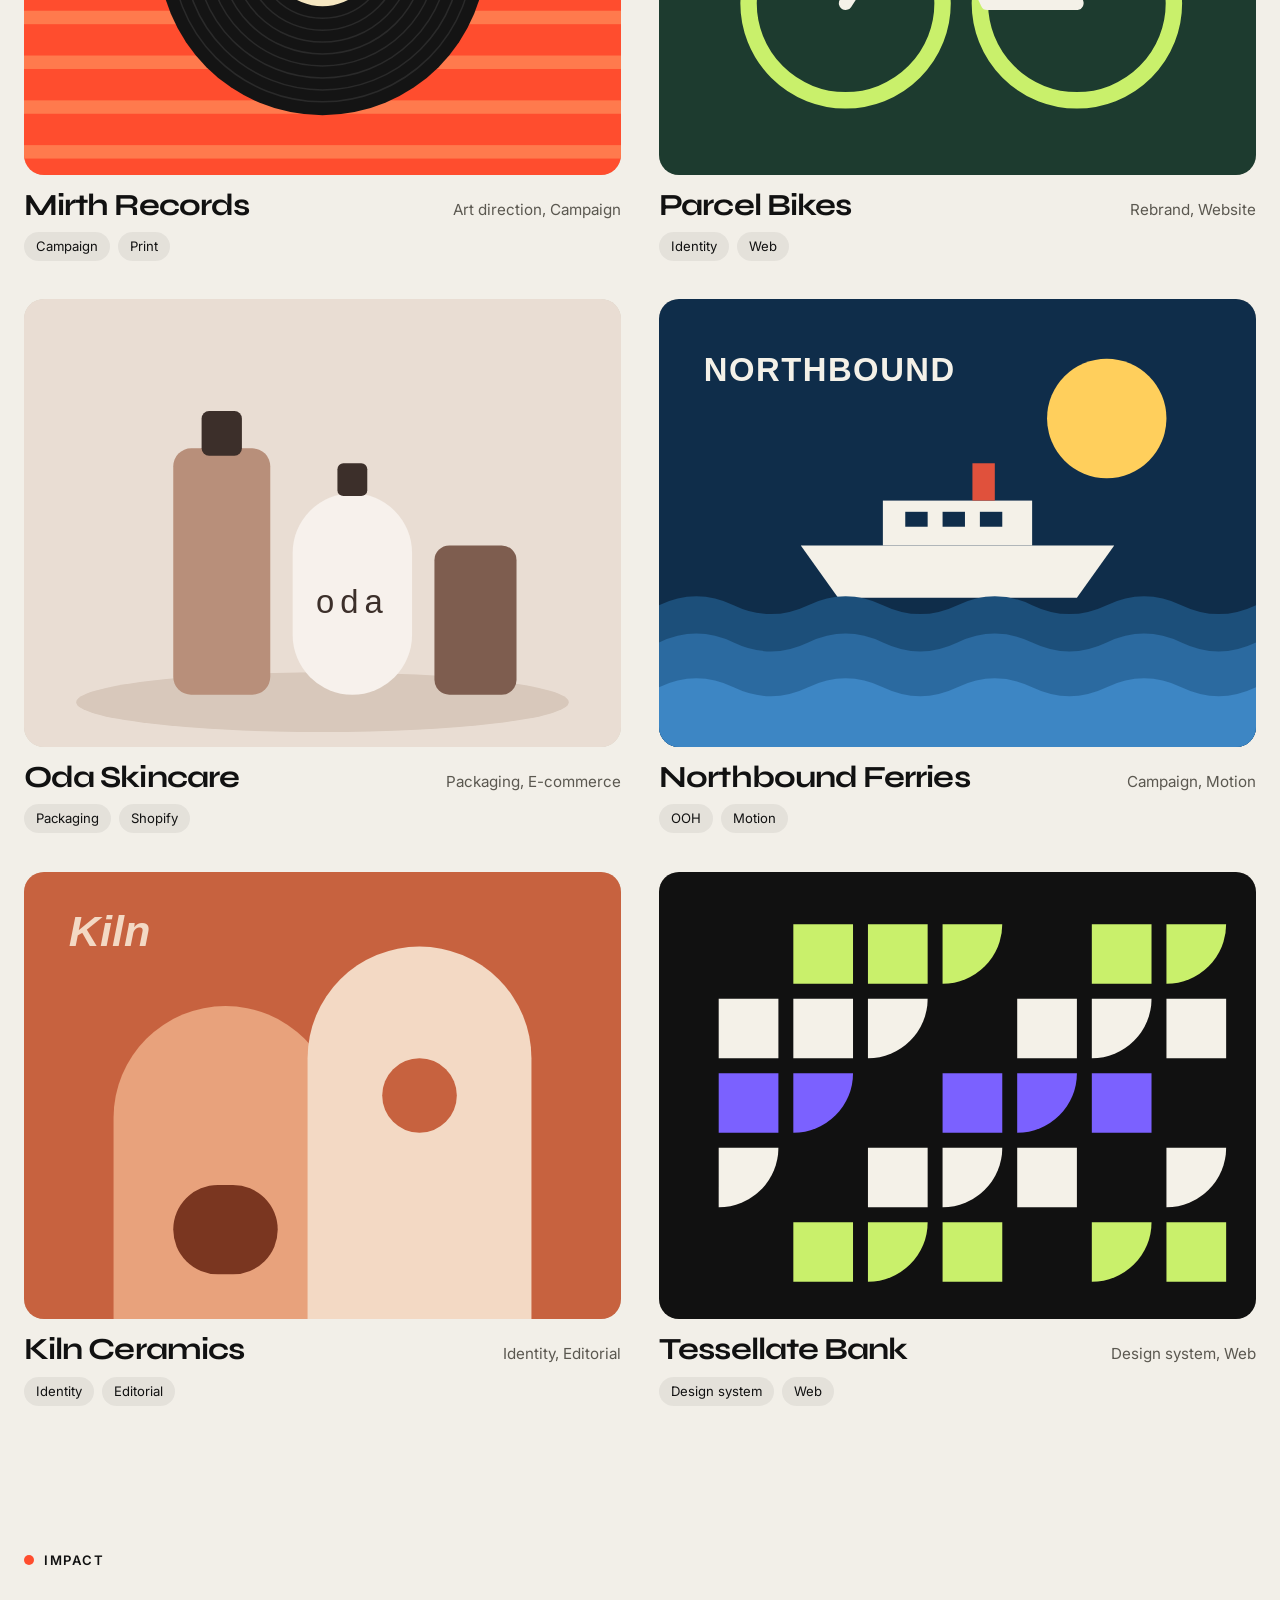
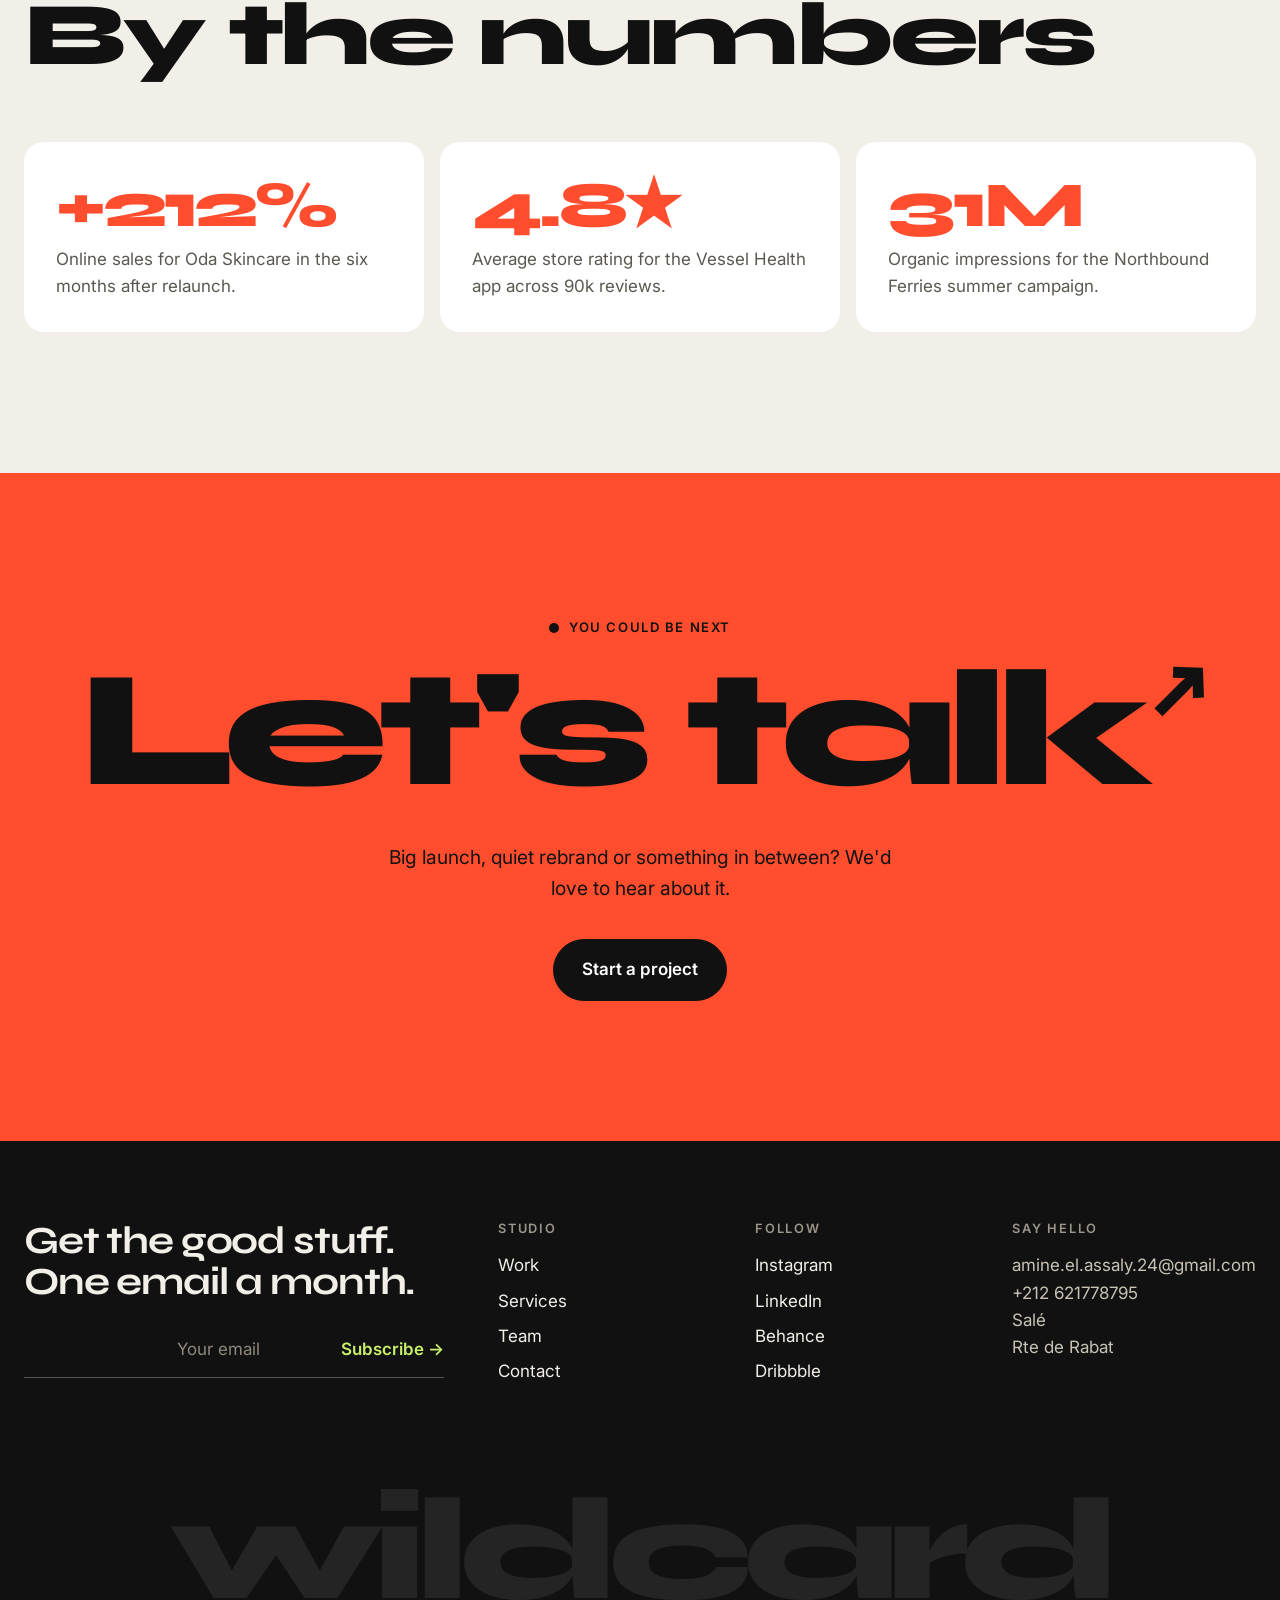
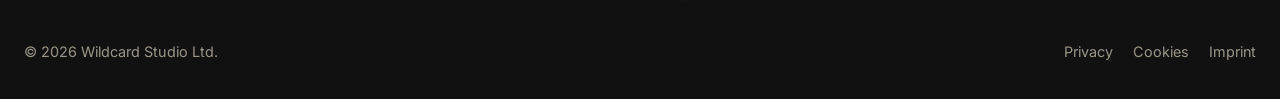
<file: agency/work.html>
<!doctype html>
<html lang="en" class="no-js">
<head>
  <meta charset="utf-8">
  <meta name="viewport" content="width=device-width, initial-scale=1">
  <title>Work — Wildcard creative studio</title>
  <meta name="description" content="Selected case studies from Wildcard: brand identities, websites, apps and campaigns for ambitious companies across retail, health, finance and culture.">
  <meta property="og:title" content="Work — Wildcard creative studio">
  <meta property="og:description" content="Selected case studies from Wildcard: brand identities, websites, apps and campaigns for ambitious companies across retail, health, finance and culture.">
  <meta property="og:type" content="website">
  <meta property="og:image" content="assets/img/og-image.svg">
  <meta name="theme-color" content="#111111">
  <link rel="icon" href="data:image/svg+xml,%3Csvg xmlns='http://www.w3.org/2000/svg' viewBox='0 0 34 34'%3E%3Ccircle cx='17' cy='17' r='17' fill='%23111'/%3E%3Cpath d='M17 5l3 9 9 3-9 3-3 9-3-9-9-3 9-3z' fill='%23ff4d2e'/%3E%3C/svg%3E">
  <link rel="preconnect" href="https://fonts.googleapis.com">
  <link rel="preconnect" href="https://fonts.gstatic.com" crossorigin>
  <link href="https://fonts.googleapis.com/css2?family=Inter:wght@400;500;600;700&family=Syne:wght@600;700;800&display=swap" rel="stylesheet">
  <link rel="stylesheet" href="assets/css/style.css">
  <script src="assets/js/main.js" defer></script>
</head>
<body>
  <a class="skip-link" href="#main">Skip to content</a>
  <header class="site-header">
    <nav class="container nav" aria-label="Primary">
      <a class="logo" href="index.html" aria-label="Wildcard home"><svg viewBox="0 0 34 34" aria-hidden="true"><circle cx="17" cy="17" r="17" style="fill:var(--ink)"/><path d="M17 5l3 9 9 3-9 3-3 9-3-9-9-3 9-3z" style="fill:var(--brand)"/></svg><span data-zt="brandName">Wildcard</span></a>
      <button class="menu-toggle" type="button" aria-expanded="false" aria-controls="nav-links"><i aria-hidden="true"></i><span>Menu</span></button>
      <ul class="nav-links" id="nav-links">
        <li><a href="index.html">Studio</a></li>
        <li><a href="work.html" aria-current="page">Work</a></li>
        <li><a href="index.html#services">Services</a></li>
        <li><a href="index.html#team">Team</a></li>
        <li class="nav-cta"><a href="contact.html">Start a project</a></li>
      </ul>
    </nav>
  </header>

  <main id="main">
    <section class="page-hero container" aria-labelledby="page-title">
      <span class="label">Case studies</span>
      <h1 id="page-title" data-zt="heading">Selected work<sup>(10)</sup></h1>
      <p>A handful of projects we're proud of. Each one started with a brief, a conversation and a slightly nervous client. They all ended well.</p>
    </section>

    <section class="container" aria-label="Case studies">
      <div class="filters" role="group" aria-label="Filter case studies">
        <button type="button" data-filter="all" aria-pressed="true">All</button>
        <button type="button" data-filter="branding" aria-pressed="false">Branding</button>
        <button type="button" data-filter="digital" aria-pressed="false">Digital</button>
        <button type="button" data-filter="campaign" aria-pressed="false">Campaigns</button>
      </div>
      <div class="work-grid" id="work-list" aria-live="polite">
        <a class="case reveal" target="_blank" rel="noopener noreferrer" href="https://halcyon.coffee/" data-cat="branding"><div class="case-media"><img src="assets/img/work-halcyon.svg" alt="Halcyon Coffee project artwork" loading="lazy" width="800" height="600"><span class="view">View case <span class="arrow">&nearr;</span></span></div><div class="case-info"><h3>Halcyon Coffee</h3><span>Brand identity, Packaging</span></div><div class="case-meta"><i>Identity</i><i>Packaging</i></div></a><a class="case reveal" target="_blank" rel="noopener noreferrer" href="https://vesselhealth.com/" data-cat="digital"><div class="case-media"><img src="assets/img/work-vessel.svg" alt="Vessel Health project artwork" loading="lazy" width="800" height="600"><span class="view">View case <span class="arrow">&nearr;</span></span></div><div class="case-info"><h3>Vessel Health</h3><span>Product design, App</span></div><div class="case-meta"><i>UX/UI</i><i>iOS app</i></div></a><a class="case reveal" href="work.html" data-cat="campaign"><div class="case-media"><img src="assets/img/work-mirth.svg" alt="Mirth Records project artwork" loading="lazy" width="800" height="600"><span class="view">View case <span class="arrow">&nearr;</span></span></div><div class="case-info"><h3>Mirth Records</h3><span>Art direction, Campaign</span></div><div class="case-meta"><i>Campaign</i><i>Print</i></div></a><a class="case reveal" target="_blank" rel="noopener noreferrer" href="https://cyclecourierco.com/" data-cat="branding"><div class="case-media"><img src="assets/img/work-parcel.svg" alt="Parcel Bikes project artwork" loading="lazy" width="800" height="600"><span class="view">View case <span class="arrow">&nearr;</span></span></div><div class="case-info"><h3>Parcel Bikes</h3><span>Rebrand, Website</span></div><div class="case-meta"><i>Identity</i><i>Web</i></div></a><a class="case reveal" target="_blank" rel="noopener noreferrer" href="https://odaskin.be/" data-cat="digital"><div class="case-media"><img src="assets/img/work-oda.svg" alt="Oda Skincare project artwork" loading="lazy" width="800" height="600"><span class="view">View case <span class="arrow">&nearr;</span></span></div><div class="case-info"><h3>Oda Skincare</h3><span>Packaging, E-commerce</span></div><div class="case-meta"><i>Packaging</i><i>Shopify</i></div></a><a class="case reveal" target="_blank" rel="noopener noreferrer" href="https://www.ferries.ca/ns-pei-ferry/" data-cat="campaign"><div class="case-media"><img src="assets/img/work-northbound.svg" alt="Northbound Ferries project artwork" loading="lazy" width="800" height="600"><span class="view">View case <span class="arrow">&nearr;</span></span></div><div class="case-info"><h3>Northbound Ferries</h3><span>Campaign, Motion</span></div><div class="case-meta"><i>OOH</i><i>Motion</i></div></a><a class="case reveal" target="_blank" rel="noopener noreferrer" href="https://kilndk.wordpress.com/" data-cat="branding"><div class="case-media"><img src="assets/img/work-kiln.svg" alt="Kiln Ceramics project artwork" loading="lazy" width="800" height="600"><span class="view">View case <span class="arrow">&nearr;</span></span></div><div class="case-info"><h3>Kiln Ceramics</h3><span>Identity, Editorial</span></div><div class="case-meta"><i>Identity</i><i>Editorial</i></div></a><a class="case reveal" target="_blank" rel="noopener noreferrer" href="https://www.modernbank.com/" data-cat="digital"><div class="case-media"><img src="assets/img/work-tessellate.svg" alt="Tessellate Bank project artwork" loading="lazy" width="800" height="600"><span class="view">View case <span class="arrow">&nearr;</span></span></div><div class="case-info"><h3>Tessellate Bank</h3><span>Design system, Web</span></div><div class="case-meta"><i>Design system</i><i>Web</i></div></a>
      </div>
    </section>

    <section class="section container" aria-labelledby="results-title">
      <div class="section-top"><div><span class="label">Impact</span><h2 id="results-title" class="big">By the numbers</h2></div></div>
      <div class="results">
        <div class="reveal"><strong>+212%</strong><p>Online sales for Oda Skincare in the six months after relaunch.</p></div>
        <div class="reveal"><strong>4.8★</strong><p>Average store rating for the Vessel Health app across 90k reviews.</p></div>
        <div class="reveal"><strong>31M</strong><p>Organic impressions for the Northbound Ferries summer campaign.</p></div>
      </div>
    </section>

    <section class="section cta" aria-labelledby="cta-title">
      <div class="container">
        <span class="label">You could be next</span>
        <h2 id="cta-title"><a href="contact.html">Let's talk</a></h2>
        <p>Big launch, quiet rebrand or something in between? We'd love to hear about it.</p>
        <a class="btn btn-dark" href="contact.html">Start a project</a>
      </div>
    </section>
  </main>
  <footer class="site-footer">
    <div class="container">
      <div class="footer-grid">
        <div>
          <h2>Get the good stuff.<br>One email a month.</h2>
          <form class="newsletter" action="https://formspree.io/f/mwllpdva" method="POST">
            <label class="visually-hidden" for="nl-email">Email address</label>
            <input type="hidden" name="_subject" value="Newsletter subscription — Wildcard">
            <input type="hidden" name="form_type" value="newsletter">
            <input class="honeypot" type="text" name="_gotcha" tabindex="-1" autocomplete="off" aria-hidden="true">
            <input id="nl-email" type="email" name="email" placeholder="Your email" autocomplete="email" required>
            <button type="submit">Subscribe &rarr;</button>
          </form>
          <p class="form-msg" role="status" aria-live="polite"></p>
        </div>
        <div>
          <h3>Studio</h3>
          <ul><li><a href="work.html">Work</a></li><li><a href="index.html#services">Services</a></li><li><a href="index.html#team">Team</a></li><li><a href="contact.html">Contact</a></li></ul>
        </div>
        <div>
          <h3>Follow</h3>
          <ul><li><a href="#main">Instagram</a></li><li><a href="#main">LinkedIn</a></li><li><a href="#main">Behance</a></li><li><a href="#main">Dribbble</a></li></ul>
        </div>
        <div>
          <h3>Say hello</h3>
            <address>amine.el.assaly.24@gmail.com<br> +212 621778795 <br> Salé <br> Rte de Rabat <br></address>
        </div>
      </div>
      <div class="footer-word" aria-hidden="true">wildcard</div>
      <div class="footer-bottom">
        <span>&copy; <span data-year>2026</span> <span data-zt="brandName">Wildcard</span> Studio Ltd.</span>
        <nav aria-label="Legal"><a href="#main">Privacy</a><a href="#main">Cookies</a><a href="#main">Imprint</a></nav>
      </div>
    </div>
  </footer>
</body>
</html>
</file>
<file: agency/assets/css/style.css>
/* ==========================================================================
   Wildcard — creative agency / studio template
   Theme tokens: override these to recolour the whole template.
   ========================================================================== */
:root {
  --brand: #ff4d2e;
  --accent: #c9f06b;
  --accent-2: #7b61ff;
  --bg: #f2efe8;
  --surface: #ffffff;
  --ink: #111111;
  --ink-2: #1c1c1c;
  --text: #111111;
  --muted: #5b5850;
  --line: #d9d4c7;
  --radius: 20px;
  --font-display: "Syne", "Helvetica Neue", Arial, sans-serif;
  --font-body: "Inter", system-ui, -apple-system, "Segoe UI", sans-serif;
  --container: 1320px;
  --ease: cubic-bezier(.2, .7, .2, 1);
}

*, *::before, *::after { box-sizing: border-box; }
html { scroll-behavior: smooth; -webkit-text-size-adjust: 100%; }
body { margin: 0; background: var(--bg); color: var(--text); font: 400 17px/1.6 var(--font-body); -webkit-font-smoothing: antialiased; overflow-x: hidden; }
img, svg { max-width: 100%; display: block; }
a { color: inherit; text-decoration: none; }
button, input, select, textarea { font: inherit; color: inherit; }
h1, h2, h3, h4 { font-family: var(--font-display); font-weight: 800; line-height: .95; letter-spacing: -0.035em; margin: 0 0 .4em; }
p { margin: 0 0 1em; }
:focus-visible { outline: 3px solid var(--brand); outline-offset: 3px; }
.skip-link { position: absolute; left: 16px; top: -60px; z-index: 200; background: var(--ink); color: #fff; padding: 10px 16px; font-weight: 700; }
.skip-link:focus { top: 16px; }
.visually-hidden { position: absolute !important; width: 1px; height: 1px; overflow: hidden; clip: rect(0 0 0 0); white-space: nowrap; }
.container { width: min(100% - 48px, var(--container)); margin-inline: auto; }
@media (max-width: 600px) { .container { width: calc(100% - 32px); } }
.section { padding: clamp(80px, 11vw, 150px) 0; }
.label { display: inline-flex; align-items: center; gap: 10px; font-size: .82rem; font-weight: 600; text-transform: uppercase; letter-spacing: .12em; margin-bottom: 22px; }
.label::before { content: ""; width: 10px; height: 10px; border-radius: 50%; background: var(--brand); }
.big { font-size: clamp(2.6rem, 7vw, 6.4rem); }
.arrow { display: inline-block; transition: transform .3s var(--ease); }
a:hover .arrow { transform: translate(4px, -4px); }

/* Buttons */
.btn { display: inline-flex; align-items: center; gap: 12px; padding: 16px 28px; border-radius: 999px; font-weight: 600; border: 1.5px solid var(--ink); transition: background .25s, color .25s, transform .25s; cursor: pointer; }
.btn-dark { background: var(--ink); color: #fff; }
.btn-dark:hover { background: var(--brand); border-color: var(--brand); color: var(--ink); }
.btn-line:hover { background: var(--ink); color: #fff; }
.btn-lime { background: var(--accent); border-color: var(--accent); color: var(--ink); }
.btn-lime:hover { background: #fff; border-color: #fff; }

/* Header */
.site-header { position: sticky; top: 0; z-index: 100; background: color-mix(in srgb, var(--bg) 90%, transparent); backdrop-filter: blur(10px); -webkit-backdrop-filter: blur(10px); border-bottom: 1px solid transparent; transition: border-color .3s; }
.site-header.scrolled { border-bottom-color: var(--line); }
.nav { height: 80px; display: flex; align-items: center; justify-content: space-between; gap: 24px; }
.logo { display: inline-flex; align-items: center; gap: 10px; font: 800 1.5rem var(--font-display); letter-spacing: -.04em; }
.logo svg { width: 34px; height: 34px; transition: transform .6s var(--ease); }
.logo:hover svg { transform: rotate(180deg); }
.nav-links { display: flex; align-items: center; gap: 6px; list-style: none; margin: 0; padding: 0; }
.nav-links a { display: block; padding: 8px 16px; border-radius: 999px; font-weight: 500; transition: background .2s; }
.nav-links a:hover { background: rgba(0,0,0,.06); }
.nav-links a[aria-current="page"] { background: var(--ink); color: #fff; }
.nav-links .nav-cta a { background: var(--brand); color: var(--ink); font-weight: 600; margin-left: 8px; }
.nav-links .nav-cta a:hover { background: var(--ink); color: #fff; }
.menu-toggle { display: none; height: 46px; padding: 0 18px; border-radius: 999px; border: 1.5px solid var(--ink); background: transparent; font-weight: 600; cursor: pointer; align-items: center; gap: 10px; }
.menu-toggle i { position: relative; width: 16px; height: 2px; background: currentColor; transition: .3s; }
.menu-toggle i::before { content: ""; position: absolute; left: 0; top: -5px; width: 16px; height: 2px; background: currentColor; transition: .3s; }
.menu-toggle[aria-expanded="true"] i { transform: rotate(45deg); }
.menu-toggle[aria-expanded="true"] i::before { top: 0; transform: rotate(-90deg); }
@media (max-width: 860px) {
  .menu-toggle { display: inline-flex; }
  .nav-links { display: none; }
  .nav-links.open { display: flex; flex-direction: column; align-items: stretch; position: fixed; inset: 80px 0 auto 0; background: var(--ink); padding: 24px 16px 32px; gap: 2px; }
  .nav-links.open a { color: #fff; font: 800 2rem var(--font-display); letter-spacing: -.03em; padding: 10px 12px; border-radius: 12px; }
  .nav-links.open a[aria-current="page"] { background: rgba(255,255,255,.1); }
  .nav-links.open .nav-cta a { margin: 12px 0 0; text-align: center; color: var(--ink); font-size: 1.3rem; border-radius: 999px; }
}

/* Hero */
.hero { padding: clamp(40px, 7vw, 90px) 0 clamp(40px, 6vw, 70px); position: relative; }
.hero h1 { font-size: clamp(3.1rem, 11.2vw, 11.5rem); line-height: .88; letter-spacing: -.055em; margin: 0; }
.hero h1 .line { display: block; overflow: hidden; }
.hero h1 .line > span { display: inline-block; animation: rise 1s var(--ease) both; }
.hero h1 .line:nth-child(2) > span { animation-delay: .08s; }
.hero h1 .line:nth-child(3) > span { animation-delay: .16s; }
@keyframes rise { from { transform: translateY(105%); } }
.hero h1 em { font-style: normal; color: var(--brand); }
.hero h1 .pill-word { display: inline-flex; align-items: center; vertical-align: middle; height: .72em; width: 1.6em; border-radius: 999px; margin: 0 .08em; overflow: hidden; background: var(--accent-2); position: relative; top: -.04em; }
.hero h1 .pill-word svg { width: 100%; height: 100%; }
.hero-foot { display: grid; grid-template-columns: 1fr auto; align-items: end; gap: 32px; margin-top: clamp(32px, 5vw, 60px); }
.hero-foot p { font-size: clamp(1.1rem, 1.7vw, 1.4rem); max-width: 520px; margin: 0; }
.badge { width: 150px; height: 150px; position: relative; flex: none; display: grid; place-items: center; }
.badge svg.ring { position: absolute; inset: 0; width: 100%; height: 100%; animation: spin 18s linear infinite; }
.badge .dot { width: 64px; height: 64px; border-radius: 50%; background: var(--brand); display: grid; place-items: center; font-size: 1.6rem; transition: transform .3s; }
.badge:hover .dot { transform: scale(1.1) rotate(45deg); }
@keyframes spin { to { transform: rotate(360deg); } }
@media (max-width: 640px) { .hero-foot { grid-template-columns: 1fr; } .badge { width: 120px; height: 120px; } }

/* Showreel */
.reel { position: relative; border-radius: var(--radius); overflow: hidden; aspect-ratio: 16 / 7; background: var(--ink); }
.reel svg.art { width: 100%; height: 100%; object-fit: cover; }
.reel .play { position: absolute; left: 50%; top: 50%; transform: translate(-50%, -50%); width: 110px; height: 110px; border-radius: 50%; background: var(--accent); display: grid; place-items: center; font-weight: 700; font-size: .85rem; letter-spacing: .1em; text-transform: uppercase; border: 0; cursor: pointer; transition: transform .3s var(--ease); }
.reel .play:hover { transform: translate(-50%, -50%) scale(1.08); }
@media (max-width: 600px) { .reel { aspect-ratio: 4 / 3; } .reel .play { width: 84px; height: 84px; font-size: .72rem; } }

/* Marquee */
.marquee { background: var(--ink); color: var(--bg); overflow: hidden; padding: 26px 0; transform: rotate(-1.5deg); margin: 60px -20px; border-block: 1px solid var(--ink); }
.marquee.lime { background: var(--accent); color: var(--ink); transform: rotate(1.2deg); margin-top: -90px; position: relative; z-index: -1; }
.marquee-track { display: flex; width: max-content; animation: marquee 30s linear infinite; }
.marquee.lime .marquee-track { animation-direction: reverse; }
.marquee-track span { font: 800 clamp(1.8rem, 4vw, 3.2rem)/1 var(--font-display); letter-spacing: -.03em; padding: 0 28px; display: inline-flex; align-items: center; gap: 56px; white-space: nowrap; }
.marquee-track span::after { content: "✳"; color: var(--brand); font-size: .8em; }
.marquee:hover .marquee-track { animation-play-state: paused; }
@keyframes marquee { to { transform: translateX(-50%); } }

/* Intro / stats */
.intro { display: grid; grid-template-columns: 1fr 1.4fr; gap: clamp(32px, 6vw, 100px); }
.intro h2 { font-size: clamp(2rem, 4.2vw, 3.6rem); line-height: 1.02; }
.intro p { font-size: 1.15rem; color: var(--muted); max-width: 560px; }
.stats { display: grid; grid-template-columns: repeat(3, 1fr); gap: 0; margin-top: 48px; border-top: 1.5px solid var(--ink); }
.stats div { padding: 24px 20px 0 0; }
.stats strong { display: block; font: 800 clamp(2.6rem, 5vw, 4.2rem)/1 var(--font-display); letter-spacing: -.05em; }
.stats span { color: var(--muted); font-size: .95rem; }
@media (max-width: 860px) { .intro { grid-template-columns: 1fr; } }
@media (max-width: 480px) { .stats { grid-template-columns: 1fr 1fr; row-gap: 24px; } }

/* Work */
.section-top { display: flex; justify-content: space-between; align-items: end; gap: 24px; flex-wrap: wrap; margin-bottom: clamp(36px, 5vw, 64px); }
.section-top h2 { margin: 0; }
.work-grid { display: grid; grid-template-columns: repeat(2, 1fr); gap: clamp(20px, 3vw, 40px); }
.work-grid.feature .case:nth-child(3n+1) { grid-column: 1 / -1; }
.work-grid.feature .case:nth-child(3n+1) .case-media { aspect-ratio: 16 / 7.5; }
.case { display: block; }
.case-media { position: relative; border-radius: var(--radius); overflow: hidden; aspect-ratio: 4 / 3; background: var(--line); }
.case-media img { width: 100%; height: 100%; object-fit: cover; transition: transform .8s var(--ease); }
.case:hover .case-media img { transform: scale(1.05); }
.case-media .view { position: absolute; right: 18px; bottom: 18px; background: var(--bg); color: var(--ink); padding: 10px 18px; border-radius: 999px; font-weight: 600; font-size: .9rem; transform: translateY(12px); opacity: 0; transition: .35s var(--ease); }
.case:hover .view, .case:focus-visible .view { transform: none; opacity: 1; }
.case-info { display: flex; justify-content: space-between; align-items: baseline; gap: 16px; padding-top: 16px; }
.case-info h3 { font-size: clamp(1.4rem, 2.4vw, 2rem); margin: 0; letter-spacing: -.03em; }
.case-info span { color: var(--muted); font-size: .95rem; text-align: right; }
@media (max-width: 720px) {
  .work-grid { grid-template-columns: 1fr; }
  .work-grid.feature .case:nth-child(3n+1) .case-media { aspect-ratio: 4 / 3; }
  .case-info { flex-direction: column; gap: 2px; }
  .case-info span { text-align: left; }
}

/* Services */
.dark { background: var(--ink); color: var(--bg); }
.dark .label::before { background: var(--accent); }
.dark .muted { color: #b3ada0; }
.services { border-top: 1px solid #3a3a3a; }
.service { border-bottom: 1px solid #3a3a3a; }
.service summary { list-style: none; cursor: pointer; display: grid; grid-template-columns: 80px 1fr auto; align-items: center; gap: 20px; padding: clamp(22px, 3vw, 34px) 0; transition: color .25s, padding .35s var(--ease); }
.service summary::-webkit-details-marker { display: none; }
.service summary:hover { color: var(--accent); padding-left: 12px; }
.service .num { font: 600 .95rem var(--font-body); color: #9c968a; }
.service h3 { font-size: clamp(1.8rem, 4.6vw, 4rem); margin: 0; letter-spacing: -.045em; }
.service .plus { width: 54px; height: 54px; border-radius: 50%; border: 1.5px solid currentColor; display: grid; place-items: center; font-size: 1.5rem; transition: transform .35s var(--ease), background .25s; }
.service[open] .plus { transform: rotate(45deg); background: var(--accent); color: var(--ink); border-color: var(--accent); }
.service-body { display: grid; grid-template-columns: 80px 1fr 1fr; gap: 20px; padding-bottom: 34px; }
.service-body p { color: #c9c3b6; font-size: 1.08rem; margin: 0; grid-column: 2; }
.service-body ul { grid-column: 3; list-style: none; margin: 0; padding: 0; display: flex; flex-wrap: wrap; gap: 8px; align-content: start; }
.service-body li { border: 1px solid #4a4a4a; padding: 6px 14px; border-radius: 999px; font-size: .9rem; }
@media (max-width: 760px) {
  .service summary { grid-template-columns: 40px 1fr auto; gap: 12px; }
  .service .plus { width: 42px; height: 42px; }
  .service-body { grid-template-columns: 1fr; }
  .service-body p, .service-body ul { grid-column: 1; }
}

/* Process */
.process { display: grid; grid-template-columns: repeat(4, 1fr); gap: 16px; counter-reset: p; list-style: none; padding: 0; margin: 0; }
.process li { background: var(--surface); border-radius: var(--radius); padding: 28px; min-height: 300px; display: flex; flex-direction: column; position: relative; overflow: hidden; transition: transform .35s var(--ease); }
.process li:hover { transform: translateY(-6px) rotate(-1deg); }
.process li:nth-child(2) { background: var(--accent); }
.process li:nth-child(3) { background: var(--brand); }
.process li:nth-child(4) { background: var(--ink); color: var(--bg); }
.process .step { font: 800 4.5rem/1 var(--font-display); letter-spacing: -.06em; margin-bottom: auto; }
.process h3 { font-size: 1.6rem; margin: 24px 0 8px; letter-spacing: -.03em; }
.process p { margin: 0; font-size: .98rem; }
.process li:nth-child(1) p, .process li:nth-child(2) p, .process li:nth-child(3) p { color: #2b2b2b; }
@media (max-width: 1000px) { .process { grid-template-columns: 1fr 1fr; } }
@media (max-width: 560px) { .process { grid-template-columns: 1fr; } .process li { min-height: 0; } .process .step { margin-bottom: 20px; } }

/* Team */
.team { display: grid; grid-template-columns: repeat(4, 1fr); gap: 20px; }
.member figure { margin: 0; }
.member .portrait { border-radius: var(--radius); overflow: hidden; aspect-ratio: 4 / 5; transition: border-radius .4s var(--ease); }
.member:hover .portrait { border-radius: 50% 50% var(--radius) var(--radius); }
.member .portrait svg { width: 100%; height: 100%; }
.member figcaption { padding-top: 14px; }
.member b { display: block; font: 700 1.2rem var(--font-display); letter-spacing: -.02em; }
.member span { color: var(--muted); font-size: .95rem; }
@media (max-width: 900px) { .team { grid-template-columns: 1fr 1fr; } }

/* Testimonial */
.quote-block { text-align: center; max-width: 1060px; margin: 0 auto; }
.quote-block blockquote { margin: 0; font: 700 clamp(1.7rem, 3.8vw, 3.2rem)/1.12 var(--font-display); letter-spacing: -.035em; }
.quote-block blockquote::before { content: "“"; display: block; font-size: 2.5em; line-height: .6; color: var(--brand); margin-bottom: 10px; }
.quote-block figcaption { margin-top: 28px; color: var(--muted); }
.quote-block figcaption b { color: var(--text); }
.clients { display: grid; grid-template-columns: repeat(6, 1fr); border-top: 1px solid var(--line); border-left: 1px solid var(--line); margin-top: 80px; }
.clients div { border-right: 1px solid var(--line); border-bottom: 1px solid var(--line); height: 110px; display: grid; place-items: center; font: 800 1.25rem var(--font-display); letter-spacing: -.03em; color: #6b675e; transition: background .25s, color .25s; }
.clients div:hover { background: var(--ink); color: var(--accent); }
@media (max-width: 800px) { .clients { grid-template-columns: repeat(3, 1fr); } }
@media (max-width: 480px) { .clients { grid-template-columns: repeat(2, 1fr); } }

/* Big CTA */
.cta { background: var(--brand); color: var(--ink); text-align: center; overflow: hidden; }
.cta .label::before { background: var(--ink); }
.cta h2 { font-size: clamp(3rem, 13vw, 13rem); line-height: .85; letter-spacing: -.06em; margin: 0 0 40px; }
.cta h2 a { display: inline-block; transition: transform .4s var(--ease); }
.cta h2 a:hover { transform: skewX(-8deg); }
.cta p { font-size: 1.2rem; max-width: 540px; margin: 0 auto 36px; }

/* Footer */
.site-footer { background: var(--ink); color: var(--bg); padding: 80px 0 36px; }
.footer-grid { display: grid; grid-template-columns: 2fr 1fr 1fr 1fr; gap: 40px; }
.footer-grid h2 { font-size: clamp(1.8rem, 3vw, 2.6rem); line-height: 1.05; margin-bottom: 20px; }
.footer-grid h3 { font: 600 .8rem var(--font-body); text-transform: uppercase; letter-spacing: .14em; color: #9c968a; margin-bottom: 16px; }
.footer-grid ul { list-style: none; padding: 0; margin: 0; display: grid; gap: 8px; }
.footer-grid a:hover { color: var(--accent); }
.footer-grid address { font-style: normal; color: #c9c3b6; }
.newsletter { display: flex; border-bottom: 1.5px solid #555; max-width: 420px; }
.newsletter input { flex: 1; min-width: 0; background: none; border: 0; padding: 14px 0; color: var(--bg); }
.newsletter input::placeholder { color: #8f897d; }
.newsletter input:focus { outline: none; }
.newsletter:focus-within { border-color: var(--accent); }
.newsletter button { background: none; border: 0; color: var(--accent); font-weight: 600; cursor: pointer; padding: 0 0 0 12px; }
.form-msg { min-height: 1.4em; font-size: .92rem; margin-top: 10px; color: var(--accent); }
.footer-word { font: 800 clamp(4rem, 21vw, 22rem)/.8 var(--font-display); letter-spacing: -.07em; margin: 70px 0 30px; color: #1f1f1f; white-space: nowrap; overflow: hidden; }
.footer-bottom { display: flex; justify-content: space-between; flex-wrap: wrap; gap: 16px; color: #9c968a; font-size: .9rem; }
.footer-bottom nav { display: flex; gap: 20px; }
.footer-bottom a:hover { color: var(--bg); }
@media (max-width: 900px) { .footer-grid { grid-template-columns: 1fr 1fr; } .footer-grid > div:first-child { grid-column: 1 / -1; } }

/* ---------- Work page ---------- */
.page-hero { padding: clamp(50px, 8vw, 110px) 0 clamp(40px, 6vw, 70px); }
.page-hero h1 { font-size: clamp(3.4rem, 12vw, 12rem); line-height: .85; letter-spacing: -.06em; margin: 0; }
.page-hero h1 sup { font-size: .25em; vertical-align: top; position: relative; top: .5em; color: var(--brand); letter-spacing: 0; }
.page-hero p { font-size: clamp(1.1rem, 1.6vw, 1.35rem); max-width: 620px; margin: 28px 0 0; color: var(--muted); }
.filters { display: flex; flex-wrap: wrap; gap: 10px; margin-bottom: 40px; }
.filters button { border: 1.5px solid var(--ink); background: transparent; border-radius: 999px; padding: 10px 20px; font-weight: 600; cursor: pointer; transition: .2s; }
.filters button:hover { background: rgba(0,0,0,.06); }
.filters button[aria-pressed="true"] { background: var(--ink); color: #fff; }
.case[hidden] { display: none; }
.case-meta { display: flex; gap: 8px; flex-wrap: wrap; margin-top: 10px; }
.case-meta i { font-style: normal; font-size: .82rem; padding: 4px 12px; border-radius: 999px; background: rgba(0,0,0,.06); }
.results { display: grid; grid-template-columns: repeat(3, 1fr); gap: 16px; }
.results div { background: var(--surface); border-radius: var(--radius); padding: 32px; }
.results strong { display: block; font: 800 clamp(2.8rem, 5vw, 4.4rem)/1 var(--font-display); letter-spacing: -.05em; color: var(--brand); }
.results p { margin: 8px 0 0; color: var(--muted); }
@media (max-width: 800px) { .results { grid-template-columns: 1fr; } }

/* ---------- Contact page ---------- */
.contact-grid { display: grid; grid-template-columns: 1.5fr 1fr; gap: clamp(40px, 7vw, 110px); align-items: start; }
.form { display: grid; gap: 34px; }
.field { display: grid; gap: 6px; }
.field label, .field legend { font-weight: 600; font-size: .95rem; }
.field input, .field textarea, .field select { width: 100%; background: transparent; border: 0; border-bottom: 1.5px solid var(--ink); padding: 12px 0; font-size: clamp(1.15rem, 2vw, 1.5rem); border-radius: 0; transition: border-color .2s; }
.field textarea { min-height: 140px; resize: vertical; }
.field input::placeholder, .field textarea::placeholder { color: #8a857a; }
.field input:focus, .field textarea:focus { outline: none; border-color: var(--brand); }
.field input:focus-visible, .field textarea:focus-visible { box-shadow: 0 2px 0 0 var(--brand); }
.two { display: grid; grid-template-columns: 1fr 1fr; gap: 34px; }
fieldset.field { border: 0; padding: 0; margin: 0; }
.chips { display: flex; flex-wrap: wrap; gap: 10px; margin-top: 10px; }
.chips label { position: relative; cursor: pointer; }
.chips input { position: absolute; opacity: 0; inset: 0; cursor: pointer; }
.chips span { display: inline-block; padding: 10px 18px; border: 1.5px solid var(--ink); border-radius: 999px; font-weight: 500; transition: .2s; }
.chips label:hover span { background: rgba(0,0,0,.06); }
.chips input:checked + span { background: var(--ink); color: #fff; }
.chips input:focus-visible + span { outline: 3px solid var(--brand); outline-offset: 2px; }
.form .error { color: #b3261e; font-size: .9rem; min-height: 1.2em; }
.form-status { font-weight: 600; padding: 16px 20px; border-radius: 14px; background: var(--accent); display: none; }
.form-status.show { display: block; }
.contact-aside { display: grid; gap: 28px; position: sticky; top: 110px; }
.aside-card { background: var(--surface); border-radius: var(--radius); padding: 30px; }
.aside-card.dark { background: var(--ink); color: var(--bg); }
.aside-card h2 { font-size: 1.6rem; letter-spacing: -.03em; }
.aside-card a.big-link { font: 700 clamp(1.2rem, 2.2vw, 1.6rem) var(--font-display); letter-spacing: -.02em; border-bottom: 2px solid currentColor; }
.aside-card p { color: var(--muted); }
.aside-card.dark p { color: #c9c3b6; }
.offices { display: grid; gap: 18px; }
.offices div { display: grid; grid-template-columns: auto 1fr; gap: 4px 14px; }
.offices b { font-family: var(--font-display); font-size: 1.15rem; }
.offices small { grid-column: 2; color: #b3ada0; }
.offices time { grid-row: span 2; font-variant-numeric: tabular-nums; font-weight: 600; background: rgba(255,255,255,.08); padding: 4px 10px; border-radius: 8px; font-size: .9rem; align-self: start; }
@media (max-width: 900px) { .contact-grid { grid-template-columns: 1fr; } .contact-aside { position: static; } }
@media (max-width: 560px) { .two { grid-template-columns: 1fr; } }

/* Reveal */
.reveal { opacity: 0; transform: translateY(40px); transition: opacity .9s var(--ease), transform .9s var(--ease); }
.reveal.in-view { opacity: 1; transform: none; }
.no-js .reveal { opacity: 1; transform: none; }

@media (prefers-reduced-motion: reduce) {
  *, *::before, *::after { animation: none !important; transition-duration: .01ms !important; scroll-behavior: auto !important; }
  .reveal { opacity: 1; transform: none; }
}
main { overflow-x: clip; }
.page-hero h1 { font-size: clamp(2.4rem, 11vw, 12rem); }
@media (max-width: 600px) {
  .hero h1 { font-size: clamp(2.5rem, 12.5vw, 4rem); }
  .hero h1 .pill-word { display: none; }
}
.hero h1 { font-size: clamp(2.5rem, 7.2vw, 7.8rem); }
.intro h2 { font-weight: 700; font-size: clamp(1.8rem, 3.2vw, 2.9rem); line-height: 1.08; letter-spacing: -.03em; }
.stats strong { font-size: clamp(2.2rem, 3.6vw, 3.4rem); }
.marquee.lime { margin-top: -40px; }
.case-info h3 { font-weight: 700; }
.footer-word { font-size: 11.4vw; white-space: nowrap; overflow: visible; color: #242424; text-align: center; margin-inline: auto; }
@media (min-width: 1500px) { .footer-word { font-size: 10.6rem; } }
.footer-grid h2 { font-weight: 700; letter-spacing: -.03em; }
.cta h2 a::after { content: "\2197"; font-size: .45em; vertical-align: top; margin-left: .05em; display: inline-block; transition: transform .4s var(--ease); }
.cta h2 a:hover::after { transform: translate(6px, -6px); }

/* Enhanced mobile responsiveness */
@media (max-width: 680px) {
  .form { gap: 24px; }
  .field input, .field textarea { font-size: 1.05rem; }
  .chips { gap: 8px; }
  .chips span { padding: 8px 14px; font-size: .9rem; }
  .contact-grid { gap: clamp(40px, 8vw, 60px); }
}

@media (max-width: 420px) {
  .btn { padding: 14px 22px; font-size: .95rem; }
  .page-hero h1 { font-size: clamp(2.2rem, 12vw, 3.2rem); }
  .section-top { flex-direction: column; align-items: flex-start; }
  .marquee { margin: 40px -16px; }
}
</file>
